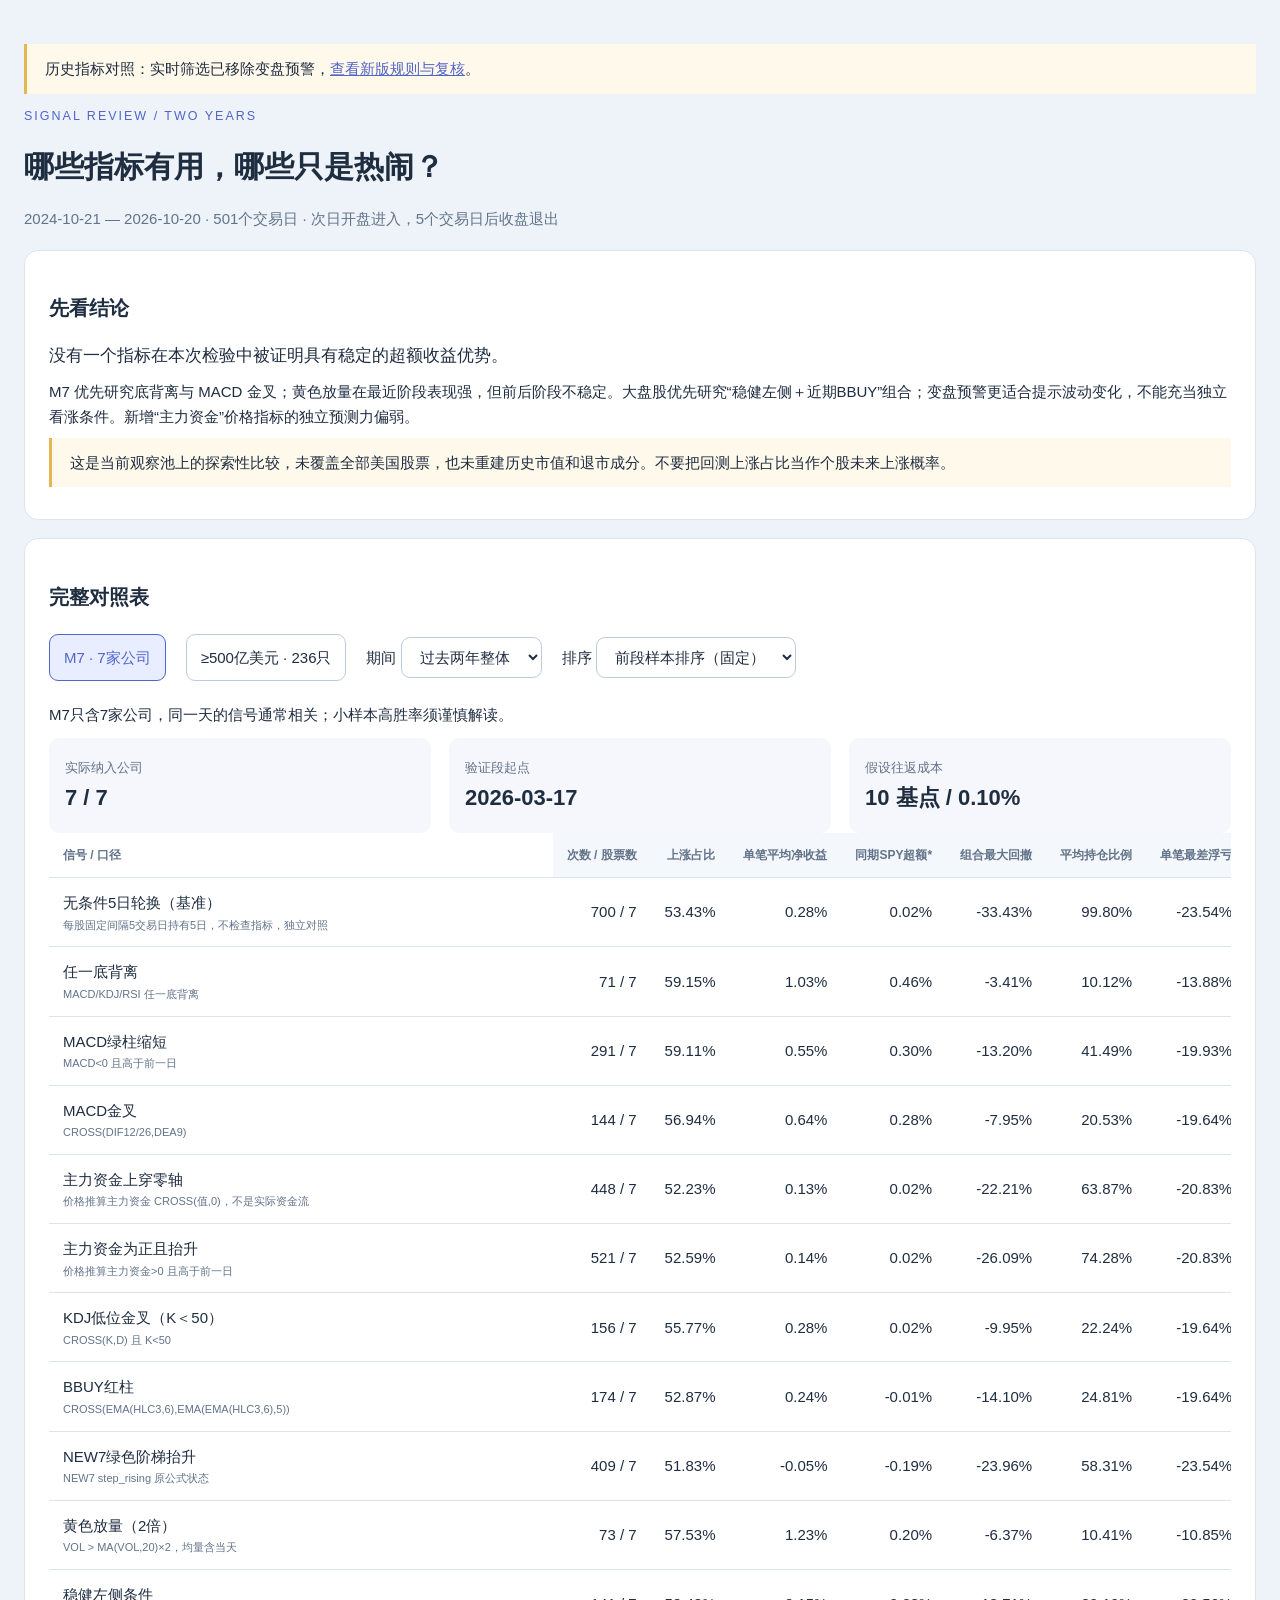
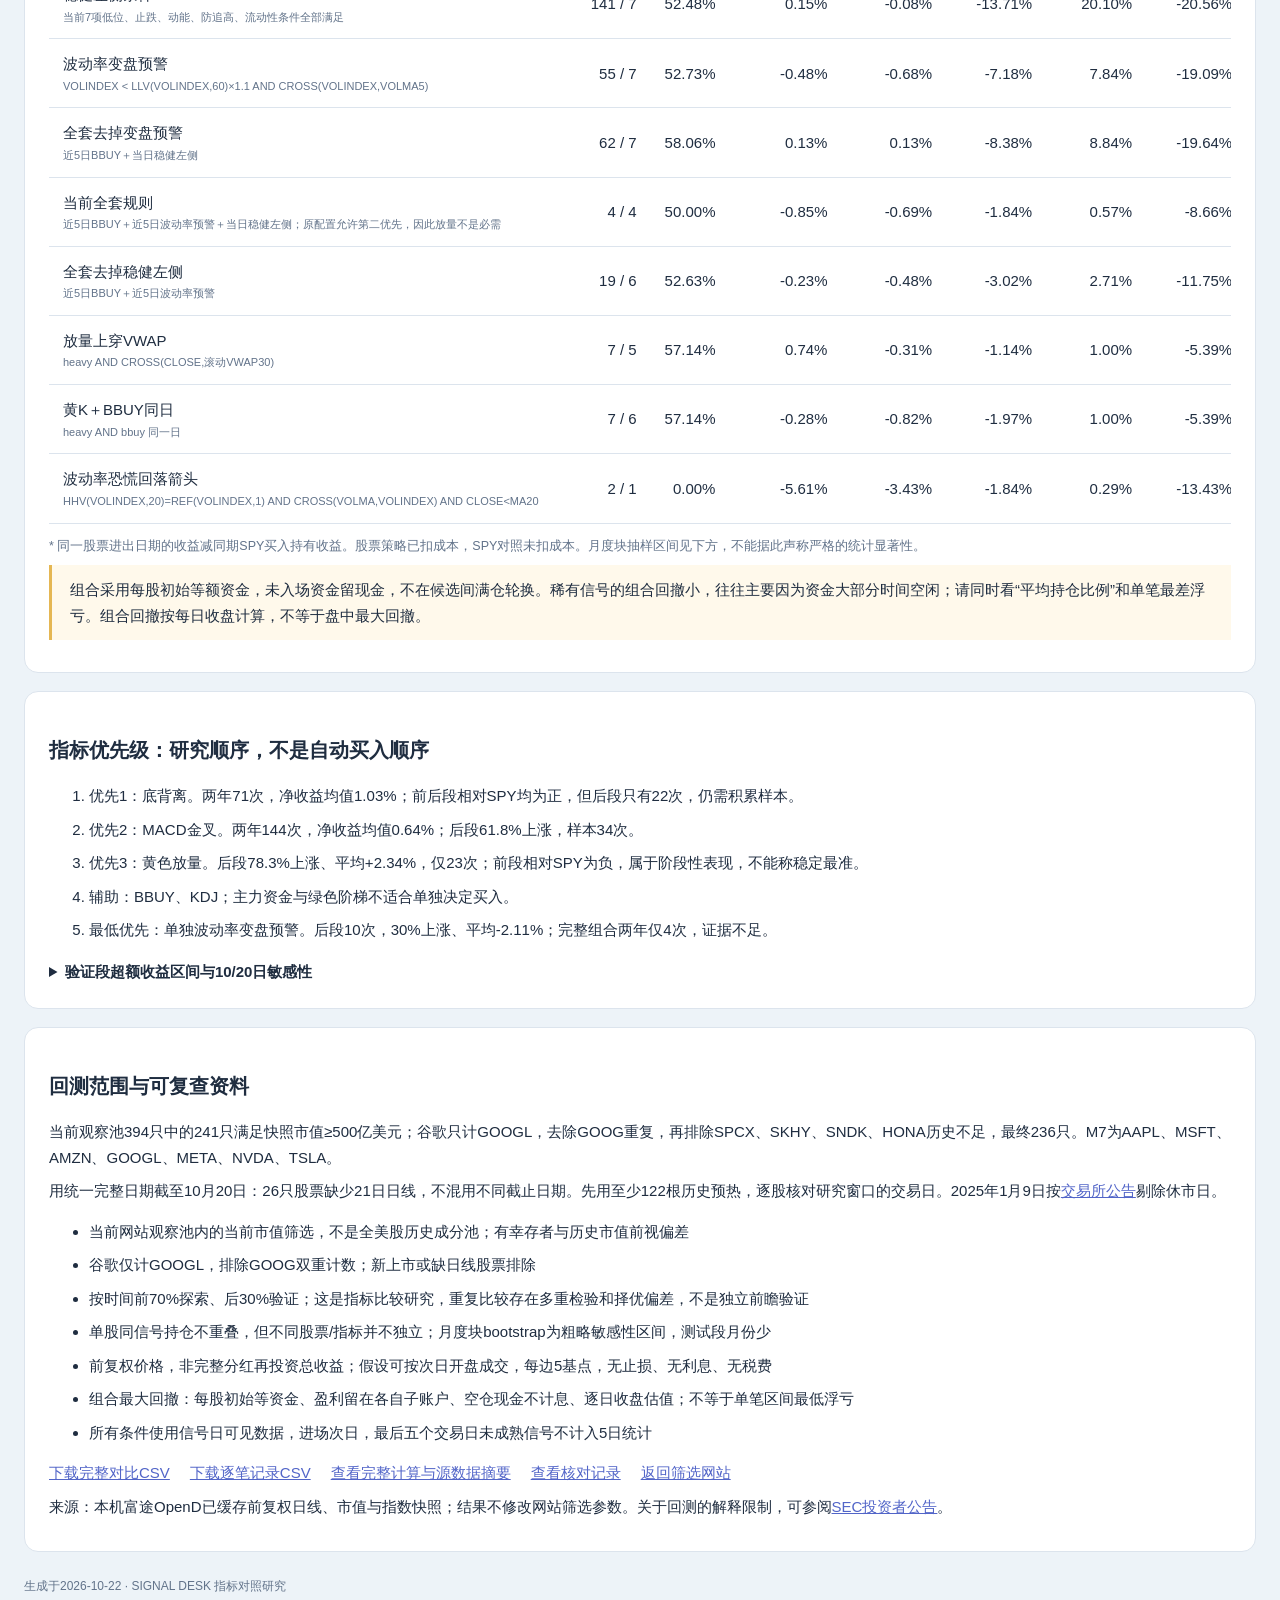
<file: static/reports/indicator-review-2026-10-22/index.html>
<!doctype html><html lang="zh-CN"><meta charset="utf-8"><meta name="viewport" content="width=device-width, initial-scale=1"><title>两年指标对照回测 · M7 与500亿美元以上股票</title><link rel="stylesheet" href="report.css"><main><p class="note">历史指标对照：实时筛选已移除变盘预警，<a href="/static/reports/rule-update-2026-10-22/index.html">查看新版规则与复核</a>。</p><header><small>SIGNAL REVIEW / TWO YEARS</small><h1>哪些指标有用，哪些只是热闹？</h1><p class="muted">2024-10-21 — 2026-10-20 · 501个交易日 · 次日开盘进入，5个交易日后收盘退出</p></header>
<section><h2>先看结论</h2><p class="conclusion">没有一个指标在本次检验中被证明具有稳定的超额收益优势。</p><p>M7 优先研究底背离与 MACD 金叉；黄色放量在最近阶段表现强，但前后阶段不稳定。大盘股优先研究“稳健左侧＋近期BBUY”组合；变盘预警更适合提示波动变化，不能充当独立看涨条件。新增“主力资金”价格指标的独立预测力偏弱。</p><p class="note">这是当前观察池上的探索性比较，未覆盖全部美国股票，也未重建历史市值和退市成分。不要把回测上涨占比当作个股未来上涨概率。</p></section>
<section><h2>完整对照表</h2><div class="controls"><button id="m7" class="active">M7 · 7家公司</button><button id="large">≥500亿美元 · 236只</button><label>期间 <select id="period"><option value="full">过去两年整体</option><option value="train">前70%探索段</option><option value="test">后30%验证段</option></select></label><label>排序 <select id="sort"><option value="training">前段样本排序（固定）</option><option value="win">本段上涨占比</option><option value="mean">本段平均净收益</option><option value="excess">本段相对SPY收益</option></select></label></div><p id="summary"></p><div class="cards"><article><small>实际纳入公司</small><strong id="coverage"></strong></article><article><small>验证段起点</small><strong>2026-03-17</strong></article><article><small>假设往返成本</small><strong>10 基点 / 0.10%</strong></article></div><div class="scroll"><table><thead><tr><th>信号 / 口径</th><th>次数 / 股票数</th><th>上涨占比</th><th>单笔平均净收益</th><th>同期SPY超额*</th><th>组合最大回撤</th><th>平均持仓比例</th><th>单笔最差浮亏</th></tr></thead><tbody id="rows"></tbody></table></div><p><small>* 同一股票进出日期的收益减同期SPY买入持有收益。股票策略已扣成本，SPY对照未扣成本。月度块抽样区间见下方，不能据此声称严格的统计显著性。</small></p><p class="note">组合采用每股初始等额资金，未入场资金留现金，不在候选间满仓轮换。稀有信号的组合回撤小，往往主要因为资金大部分时间空闲；请同时看“平均持仓比例”和单笔最差浮亏。组合回撤按每日收盘计算，不等于盘中最大回撤。</p></section>
<section><h2>指标优先级：研究顺序，不是自动买入顺序</h2><div id="priorities"></div><details><summary>验证段超额收益区间与10/20日敏感性</summary><p class="muted">对比18种规则包含多重比较偏差；验证段只有8个月，月度块区间只能作为不确定性提示。持有期改变后排名可能改变。</p><div class="scroll"><table><thead><tr><th>信号</th><th>验证段5日超额区间</th><th>10日净收益 / 次数</th><th>20日净收益 / 次数</th></tr></thead><tbody id="sensitivity"></tbody></table></div></details></section>
<section><h2>回测范围与可复查资料</h2><p>当前观察池394只中的241只满足快照市值≥500亿美元；谷歌只计GOOGL，去除GOOG重复，再排除SPCX、SKHY、SNDK、HONA历史不足，最终236只。M7为AAPL、MSFT、AMZN、GOOGL、META、NVDA、TSLA。</p><p>用统一完整日期截至10月20日：26只股票缺少21日日线，不混用不同截止日期。先用至少122根历史预热，逐股核对研究窗口的交易日。2025年1月9日按<a href="https://ir.theice.com/press/news-details/2024/The-New-York-Stock-Exchange-Will-Close-Markets-on-January-9-to-Honor-the-Passing-of-Former-President-Jimmy-Carter-on-National-Day-of-Mourning/default.aspx">交易所公告</a>剔除休市日。</p><ul id="limitations"></ul><div class="links"><a href="comparison.csv">下载完整对比CSV</a><a href="trades.csv">下载逐笔记录CSV</a><a href="results.json">查看完整计算与源数据摘要</a><a href="validation.json">查看核对记录</a><a href="/">返回筛选网站</a></div><p>来源：本机富途OpenD已缓存前复权日线、市值与指数快照；结果不修改网站筛选参数。关于回测的解释限制，可参阅<a href="https://www.investor.gov/introduction-investing/general-resources/news-alerts/alerts-bulletins/investor-bulletins-47">SEC投资者公告</a>。</p></section><footer>生成于2026-10-22 · SIGNAL DESK 指标对照研究</footer></main>
<script id="data" type="application/json">{"start": "2024-10-21", "end": "2026-10-20", "split": "2026-03-17", "sessions": 501, "metadata_at": "2026-10-22T03:00:39.249447+00:00", "settings": {"volume_n": 20, "volume_mult": 2, "previous_volume": false, "vwap_n": 30, "sigma": 1.5, "lookback": 5, "pair_gap": 0, "bullish_only": false, "require_vwap": false, "require_rising": false, "require_macd": false, "require_bottom": false, "early_mode": true, "require_vol_warning": true, "include_secondary": true}, "groups": {"M7": {"requested": 7, "covered": 7, "symbols": ["US.AAPL", "US.MSFT", "US.AMZN", "US.GOOGL", "US.META", "US.NVDA", "US.TSLA"], "table": [{"key": "baseline", "label": "无条件5日轮换（基准）", "definition": "每股固定间隔5交易日持有5日，不检查指标，独立对照", "full": {"exposure": 99.8003992015968, "n": 700, "stocks": 7, "dates": 100, "months": 25, "win": 53.42857142857143, "mean": 0.2794308813791954, "gross": 0.3797855720047925, "excess": 0.024788889303905624, "mae": -3.629035841743961, "worst_mae": -23.54332060618659, "ci_low": -0.326884116054937, "ci_high": 0.3493968900854379, "maxdd": -33.43284704460423, "total_return": 16.189950981980992}, "train": {"exposure": 98.57142857142857, "n": 483, "stocks": 7, "dates": 69, "months": 18, "win": 52.5879917184265, "mean": 0.205652888324297, "gross": 0.30593374558643227, "excess": 0.006456334753363793, "mae": -3.6450667739301825, "worst_mae": -23.54332060618659, "ci_low": -0.3784557926445722, "ci_high": 0.4091790026242813, "maxdd": -33.43284704460423, "total_return": 6.412427090437078}, "test": {"exposure": 99.33774834437087, "n": 210, "stocks": 7, "dates": 30, "months": 8, "win": 56.666666666666664, "mean": 0.5128169631906959, "gross": 0.613405215054432, "excess": 0.08875920637094034, "mae": -3.5852378204967144, "worst_mae": -18.020287473226205, "ci_low": -0.5212483911556012, "ci_high": 0.6530299766762928, "maxdd": -12.869597087687644, "total_return": 12.841982972359034}, "sensitivity": {"10": {"exposure": 99.33774834437087, "n": 105, "stocks": 7, "dates": 15, "months": 8, "win": 53.333333333333336, "mean": 1.0209873239923946, "gross": 1.122084127598947, "excess": 0.1934961645540783, "mae": -5.227632479824033, "worst_mae": -23.748903646159636, "ci_low": -1.0468322688415006, "ci_high": 1.0477545705290505, "maxdd": null, "total_return": null}, "20": {"exposure": 92.71523178807946, "n": 49, "stocks": 7, "dates": 7, "months": 7, "win": 59.183673469387756, "mean": 2.7604409446598437, "gross": 2.863278507347548, "excess": 0.5372308319547782, "mae": -7.686766872829806, "worst_mae": -25.478010274401708, "ci_low": -2.2117888099138554, "ci_high": 2.346672459207642, "maxdd": null, "total_return": null}}}, {"key": "heavy", "label": "黄色放量（2倍）", "definition": "VOL > MA(VOL,20)×2，均量含当天", "full": {"exposure": 10.407755916737953, "n": 73, "stocks": 7, "dates": 42, "months": 22, "win": 57.534246575342465, "mean": 1.233770056755186, "gross": 1.335079802788008, "excess": 0.19516299981616383, "mae": -3.2013355312822545, "worst_mae": -10.851045520905823, "ci_low": -0.9000854665461595, "ci_high": 1.133550330404307, "maxdd": -6.368606594274128, "total_return": 13.232224840907069}, "train": {"exposure": 10.204081632653061, "n": 50, "stocks": 7, "dates": 29, "months": 15, "win": 48.0, "mean": 0.7251447695275943, "gross": 0.8259455085497518, "excess": -0.33454717738080886, "mae": -3.3854393576467143, "worst_mae": -10.70747906439503, "ci_low": -1.4518311015057217, "ci_high": 0.7328670602336164, "maxdd": -5.690826301744867, "total_return": 4.822387392025718}, "test": {"exposure": 10.879848628192999, "n": 23, "stocks": 7, "dates": 13, "months": 7, "win": 78.26086956521739, "mean": 2.3394772029021245, "gross": 2.4418934859146524, "excess": 1.3467068632878436, "mae": -2.8011098217942987, "worst_mae": -10.851045520905823, "ci_low": -0.5550823865495667, "ci_high": 2.531253165479861, "maxdd": -1.487956743837171, "total_return": 7.7968395680385605}, "sensitivity": {"10": {"exposure": 19.867549668874172, "n": 21, "stocks": 7, "dates": 11, "months": 7, "win": 71.42857142857143, "mean": 4.098676208432631, "gross": 4.202853010730094, "excess": 1.4448163369281068, "mae": -3.1726583073402663, "worst_mae": -17.76310128205457, "ci_low": -1.9473741781933926, "ci_high": 4.320662589781851, "maxdd": null, "total_return": null}, "20": {"exposure": 35.950804162724694, "n": 19, "stocks": 7, "dates": 11, "months": 7, "win": 63.1578947368421, "mean": 3.726578053979987, "gross": 3.830382478863216, "excess": 0.4942425573837523, "mae": -4.9930511718182515, "worst_mae": -24.877377162014604, "ci_low": -3.0882088658483027, "ci_high": 3.5929167730895406, "maxdd": null, "total_return": null}}, "training_rank": 9}, {"key": "bbuy", "label": "BBUY红柱", "definition": "CROSS(EMA(HLC3,6),EMA(EMA(HLC3,6),5))", "full": {"exposure": 24.807527801539777, "n": 174, "stocks": 7, "dates": 132, "months": 25, "win": 52.87356321839081, "mean": 0.23645010055517907, "gross": 0.3367617781428627, "excess": -0.012822209484139624, "mae": -3.5738521928862212, "worst_mae": -19.639153877915305, "ci_low": -0.6036635631261005, "ci_high": 0.5314599834186869, "maxdd": -14.10402047529602, "total_return": 5.176591163327227}, "train": {"exposure": 24.081632653061224, "n": 118, "stocks": 7, "dates": 91, "months": 18, "win": 53.389830508474574, "mean": 0.024959109259599307, "gross": 0.12505913713193254, "excess": -0.06948489406264621, "mae": -3.7491344407322327, "worst_mae": -19.639153877915305, "ci_low": -0.726194756254186, "ci_high": 0.5703679294063048, "maxdd": -14.10402047529602, "total_return": 0.30370477367684945}, "test": {"exposure": 24.597918637653738, "n": 52, "stocks": 7, "dates": 40, "months": 8, "win": 53.84615384615385, "mean": 0.9300439596846254, "gross": 1.031049751673846, "excess": 0.19873809687830454, "mae": -3.179613631472622, "worst_mae": -10.658261957520976, "ci_low": -1.164150899498468, "ci_high": 1.3646111324778867, "maxdd": -7.0949028289261085, "total_return": 6.912088771094416}, "sensitivity": {"10": {"exposure": 41.627246925260174, "n": 44, "stocks": 7, "dates": 32, "months": 8, "win": 52.27272727272727, "mean": 1.8866999978731653, "gross": 1.988663163871231, "excess": 0.8498115446397914, "mae": -4.342967141501102, "worst_mae": -11.22310973410131, "ci_low": -1.368799398270623, "ci_high": 2.971199705784609, "maxdd": null, "total_return": null}, "20": {"exposure": 56.76442762535478, "n": 30, "stocks": 7, "dates": 22, "months": 7, "win": 53.333333333333336, "mean": 0.7494537031461672, "gross": 0.8502787693458047, "excess": -1.0852694627962738, "mae": -6.65179381021554, "worst_mae": -29.44051630047928, "ci_low": -5.093940841497965, "ci_high": 2.7115421512416855, "maxdd": null, "total_return": null}}, "training_rank": 7}, {"key": "pair", "label": "黄K＋BBUY同日", "definition": "heavy AND bbuy 同一日", "full": {"exposure": 0.998003992015968, "n": 7, "stocks": 6, "dates": 7, "months": 6, "win": 57.142857142857146, "mean": -0.2822129038556387, "gross": -0.1824202785291115, "excess": -0.8223219099647501, "mae": -3.223315098859652, "worst_mae": -5.392329345508696, "ci_low": -1.5863281061308059, "ci_high": -0.25873358379867945, "maxdd": -1.9741838502300157, "total_return": -0.28197297928198584}, "train": {"exposure": 0.8163265306122449, "n": 4, "stocks": 4, "dates": 4, "months": 4, "win": 50.0, "mean": -1.1656745754209026, "gross": -1.0667660748042014, "excess": -1.1264307749498688, "mae": -2.3458771785021426, "worst_mae": -4.010399380477569, "ci_low": -2.2471078271709297, "ci_high": -0.38039485294878994, "maxdd": -1.6115156464838853, "total_return": -0.6660997573833871}, "test": {"exposure": 1.4191106906338695, "n": 3, "stocks": 3, "dates": 3, "months": 2, "win": 66.66666666666667, "mean": 0.8957359915647131, "gross": 0.9967074498376749, "excess": -0.41684342331792523, "mae": -4.393232326002997, "worst_mae": -5.392329345508696, "ci_low": -0.7233962967040763, "ci_high": 0.196262323454377, "maxdd": -1.1174239546634879, "total_return": 0.3838868535277262}, "sensitivity": {"10": {"exposure": 2.838221381267739, "n": 3, "stocks": 3, "dates": 3, "months": 2, "win": 33.333333333333336, "mean": -0.1611306650117254, "gross": -0.06121686657409494, "excess": -1.1830092675675399, "mae": -5.388596873776899, "worst_mae": -5.702684250242552, "ci_low": -3.010011669854562, "ci_high": -0.269508066424029, "maxdd": null, "total_return": null}, "20": {"exposure": 5.676442762535478, "n": 3, "stocks": 3, "dates": 3, "months": 2, "win": 0.0, "mean": -5.5900212684773, "gross": -5.495540435027232, "excess": -6.285924353210877, "mae": -10.02844624196035, "worst_mae": -13.720297090777722, "ci_low": -8.833605109084486, "ci_high": -1.1905628414636604, "maxdd": null, "total_return": null}}, "training_rank": 16}, {"key": "vwap_up", "label": "放量上穿VWAP", "definition": "heavy AND CROSS(CLOSE,滚动VWAP30)", "full": {"exposure": 0.998003992015968, "n": 7, "stocks": 5, "dates": 7, "months": 6, "win": 57.142857142857146, "mean": 0.7418290221909175, "gross": 0.8426464579872774, "excess": -0.30759686260836455, "mae": -2.9975290740984133, "worst_mae": -5.392329345508696, "ci_low": -0.7432316256789357, "ci_high": 0.3198891940975964, "maxdd": -1.1420588405499421, "total_return": 0.7297717859782837}, "train": {"exposure": 0.8163265306122449, "n": 4, "stocks": 4, "dates": 4, "months": 4, "win": 50.0, "mean": 0.626398795160571, "gross": 0.7271007140994795, "excess": -0.22566194207619406, "mae": -1.9507516351699756, "worst_mae": -2.640521854615052, "ci_low": -0.8741796649136602, "ci_high": 0.6414716527203296, "maxdd": -1.1332179926386576, "total_return": 0.3579421686631834}, "test": {"exposure": 1.4191106906338695, "n": 3, "stocks": 3, "dates": 3, "months": 2, "win": 66.66666666666667, "mean": 0.8957359915647131, "gross": 0.9967074498376749, "excess": -0.41684342331792523, "mae": -4.393232326002997, "worst_mae": -5.392329345508696, "ci_low": -0.7233962967040763, "ci_high": 0.196262323454377, "maxdd": -1.1174239546634879, "total_return": 0.3838868535277262}, "sensitivity": {"10": {"exposure": 2.838221381267739, "n": 3, "stocks": 3, "dates": 3, "months": 2, "win": 33.333333333333336, "mean": -0.1611306650117254, "gross": -0.06121686657409494, "excess": -1.1830092675675399, "mae": -5.388596873776899, "worst_mae": -5.702684250242552, "ci_low": -3.010011669854562, "ci_high": -0.269508066424029, "maxdd": null, "total_return": null}, "20": {"exposure": 5.676442762535478, "n": 3, "stocks": 3, "dates": 3, "months": 2, "win": 0.0, "mean": -5.5900212684773, "gross": -5.495540435027232, "excess": -6.285924353210877, "mae": -10.02844624196035, "worst_mae": -13.720297090777722, "ci_low": -8.833605109084486, "ci_high": -1.1905628414636604, "maxdd": null, "total_return": null}}, "training_rank": 15}, {"key": "vol_warning", "label": "波动率变盘预警", "definition": "VOLINDEX \u003c LLV(VOLINDEX,60)×1.1 AND CROSS(VOLINDEX,VOLMA5)", "full": {"exposure": 7.84145993726832, "n": 55, "stocks": 7, "dates": 49, "months": 21, "win": 52.72727272727273, "mean": -0.4762080146825618, "gross": -0.37660953006025294, "excess": -0.681368240623903, "mae": -3.727311753641296, "worst_mae": -19.08676879399065, "ci_low": -2.1155062433241962, "ci_high": 0.4741431052118111, "maxdd": -7.175339029494032, "total_return": -3.714579604907575}, "train": {"exposure": 8.979591836734693, "n": 44, "stocks": 7, "dates": 38, "months": 16, "win": 59.09090909090909, "mean": -0.006261178492395189, "gross": 0.09380760566135142, "excess": -0.4295608030069569, "mae": -3.527925141723294, "worst_mae": -19.08676879399065, "ci_low": -2.070678136338835, "ci_high": 0.8519500480475987, "maxdd": -5.23479474987687, "total_return": 0.1468295967019584}, "test": {"exposure": 4.7303689687795645, "n": 10, "stocks": 5, "dates": 10, "months": 6, "win": 30.0, "mean": -2.109458312145034, "gross": -2.0114943035750463, "excess": -1.5168186594049804, "mae": -4.465400339007549, "worst_mae": -9.32110820573243, "ci_low": -3.99270371850283, "ci_high": 2.432589155217324, "maxdd": -3.5405526191351844, "total_return": -3.070711805234616}, "sensitivity": {"10": {"exposure": 5.676442762535478, "n": 6, "stocks": 4, "dates": 6, "months": 4, "win": 50.0, "mean": 0.1755455504038032, "gross": 0.2757962777324504, "excess": 0.021491848242958612, "mae": -5.1685130842444496, "worst_mae": -9.930157889530856, "ci_low": -2.1054466402728265, "ci_high": 3.572088439871174, "maxdd": null, "total_return": null}, "20": {"exposure": 9.460737937559129, "n": 5, "stocks": 4, "dates": 5, "months": 3, "win": 60.0, "mean": 0.5965889832436133, "gross": 0.6972610699983273, "excess": -2.1376820198726154, "mae": -8.665920388108548, "worst_mae": -12.62121493590933, "ci_low": -6.3264704309694775, "ci_high": 0.8915921075216326, "maxdd": null, "total_return": null}}, "training_rank": 11}, {"key": "vol_panic_buy", "label": "波动率恐慌回落箭头", "definition": "HHV(VOLINDEX,20)=REF(VOLINDEX,1) AND CROSS(VOLMA,VOLINDEX) AND CLOSE\u003cMA20", "full": {"exposure": 0.285143997718848, "n": 2, "stocks": 1, "dates": 2, "months": 2, "win": 0.0, "mean": -5.607143358548555, "gross": -5.512679660038689, "excess": -3.4343337133308283, "mae": -10.068781640862735, "worst_mae": -13.427569829243469, "ci_low": -5.732576000089217, "ci_high": -1.1360914265724387, "maxdd": -1.8428477741989302, "total_return": -1.5770430890114984}, "train": {"exposure": 0.20408163265306123, "n": 1, "stocks": 1, "dates": 1, "months": 1, "win": 0.0, "mean": -9.340981496664014, "gross": -9.250254438538953, "excess": -5.732576000089217, "mae": -13.427569829243469, "worst_mae": -13.427569829243469, "ci_low": -5.732576000089217, "ci_high": -5.732576000089217, "maxdd": -1.3344259280948734, "total_return": -1.3344259280948734}, "test": {"exposure": 0.47303689687795647, "n": 1, "stocks": 1, "dates": 1, "months": 1, "win": 0.0, "mean": -1.8733052204330969, "gross": -1.7751048815384252, "excess": -1.1360914265724387, "mae": -6.709993452481999, "worst_mae": -6.709993452481999, "ci_low": -1.1360914265724387, "ci_high": -1.1360914265724387, "maxdd": -0.5608066957898616, "total_return": -0.2676150314904646}, "sensitivity": {"10": {"exposure": 0.9460737937559129, "n": 1, "stocks": 1, "dates": 1, "months": 1, "win": 0.0, "mean": -0.22837186022260925, "gross": -0.1285253534447306, "excess": 0.9608910546755389, "mae": -10.614254189199013, "worst_mae": -10.614254189199013, "ci_low": 0.9608910546755389, "ci_high": 0.9608910546755389, "maxdd": null, "total_return": null}, "20": {"exposure": 1.8921475875118259, "n": 1, "stocks": 1, "dates": 1, "months": 1, "win": 0.0, "mean": -4.022135692460649, "gross": -3.9260857967359453, "excess": -4.277029704177549, "mae": -10.614254189199013, "worst_mae": -10.614254189199013, "ci_low": -4.277029704177549, "ci_high": -4.277029704177549, "maxdd": null, "total_return": null}}, "training_rank": 17}, {"key": "capital_up", "label": "主力资金上穿零轴", "definition": "价格推算主力资金 CROSS(值,0)，不是实际资金流", "full": {"exposure": 63.87225548902195, "n": 448, "stocks": 7, "dates": 236, "months": 25, "win": 52.232142857142854, "mean": 0.12817053034054948, "gross": 0.2283738470941672, "excess": 0.01798085620596018, "mae": -3.651616165748861, "worst_mae": -20.830495950390482, "ci_low": -0.2959110028752779, "ci_high": 0.330246378377536, "maxdd": -22.211452739437476, "total_return": 3.695881396768441}, "train": {"exposure": 62.44897959183673, "n": 306, "stocks": 7, "dates": 159, "months": 18, "win": 52.94117647058823, "mean": 0.13366852680034277, "gross": 0.23387734567666818, "excess": 0.07191110385893307, "mae": -3.6516210832538842, "worst_mae": -20.830495950390482, "ci_low": -0.2675797654642143, "ci_high": 0.3886867006192358, "maxdd": -22.211452739437476, "total_return": 2.6917449549269223}, "test": {"exposure": 64.33301797540209, "n": 136, "stocks": 7, "dates": 75, "months": 8, "win": 52.94117647058823, "mean": 0.27628869174723353, "gross": 0.3766402378249847, "excess": -0.03832348718417698, "mae": -3.566255046825284, "worst_mae": -19.929166777620956, "ci_low": -0.6649897940612344, "ci_high": 0.6472940131443402, "maxdd": -12.502858733468514, "total_return": 3.2324781844534245}, "sensitivity": {"10": {"exposure": 73.79375591296122, "n": 78, "stocks": 7, "dates": 53, "months": 8, "win": 57.69230769230769, "mean": 1.449437870726085, "gross": 1.5509634464316417, "excess": 0.605778929162909, "mae": -4.841996078405713, "worst_mae": -20.81058770271349, "ci_low": -0.5116284756589456, "ci_high": 1.8907715108176897, "maxdd": null, "total_return": null}, "20": {"exposure": 81.36234626300852, "n": 43, "stocks": 7, "dates": 32, "months": 7, "win": 62.7906976744186, "mean": 3.8699395418037734, "gross": 3.973887435767667, "excess": 1.2017282371513207, "mae": -6.396732097062026, "worst_mae": -28.67900997697621, "ci_low": -1.876378541169935, "ci_high": 3.8329421496626224, "maxdd": null, "total_return": null}}, "training_rank": 4}, {"key": "capital_strength", "label": "主力资金为正且抬升", "definition": "价格推算主力资金>0 且高于前一日", "full": {"exposure": 74.28001140575991, "n": 521, "stocks": 7, "dates": 262, "months": 25, "win": 52.591170825335894, "mean": 0.14196395008181245, "gross": 0.24218107060713723, "excess": 0.021735322551535995, "mae": -3.6129745908096735, "worst_mae": -20.830495950390482, "ci_low": -0.3173356784767552, "ci_high": 0.3787277857222093, "maxdd": -26.085201956192872, "total_return": 2.0657164988867827}, "train": {"exposure": 73.26530612244898, "n": 359, "stocks": 7, "dates": 177, "months": 18, "win": 53.203342618384404, "mean": 0.046714752734879045, "gross": 0.14683655257830427, "excess": 0.026798470665252445, "mae": -3.6384800455992337, "worst_mae": -20.830495950390482, "ci_low": -0.3189982616728543, "ci_high": 0.3886763193525073, "maxdd": -26.085201956192872, "total_return": -2.6014509135325437}, "test": {"exposure": 75.21286660359507, "n": 159, "stocks": 7, "dates": 88, "months": 8, "win": 51.57232704402516, "mean": 0.3810836805552604, "gross": 0.48154010027049154, "excess": -0.020516695471204577, "mae": -3.5919159041116817, "worst_mae": -19.929166777620956, "ci_low": -0.7742521581381011, "ci_high": 0.8241087005236887, "maxdd": -12.803523244417725, "total_return": 5.792672784166086}, "sensitivity": {"10": {"exposure": 84.20056764427625, "n": 89, "stocks": 7, "dates": 56, "months": 8, "win": 55.056179775280896, "mean": 1.3718375410393906, "gross": 1.4732854581761885, "excess": 0.3722815546740787, "mae": -4.802653426862411, "worst_mae": -20.81058770271349, "ci_low": -0.6934109570338827, "ci_high": 1.4242884784561958, "maxdd": null, "total_return": null}, "20": {"exposure": 87.03878902554399, "n": 46, "stocks": 7, "dates": 26, "months": 7, "win": 56.52173913043478, "mean": 2.8346191376710075, "gross": 2.937530934222481, "excess": 0.6407977438928231, "mae": -7.0974319804212715, "worst_mae": -20.81058770271349, "ci_low": -2.560221992875044, "ci_high": 3.4116547520956306, "maxdd": null, "total_return": null}}, "training_rank": 5}, {"key": "macd_cross", "label": "MACD金叉", "definition": "CROSS(DIF12/26,DEA9)", "full": {"exposure": 20.53036783575706, "n": 144, "stocks": 7, "dates": 111, "months": 25, "win": 56.94444444444444, "mean": 0.638420044385065, "gross": 0.739133993595148, "excess": 0.2828449895799946, "mae": -3.3304829295988236, "worst_mae": -19.639153877915305, "ci_low": -0.48227096685419024, "ci_high": 1.0285271887476806, "maxdd": -7.946154578638021, "total_return": 12.890509353732993}, "train": {"exposure": 22.040816326530614, "n": 108, "stocks": 7, "dates": 83, "months": 18, "win": 55.55555555555556, "mean": 0.5696946477538317, "gross": 0.6703398199888516, "excess": 0.3406515946326702, "mae": -3.3794727630828594, "worst_mae": -19.639153877915305, "ci_low": -0.4109729408154105, "ci_high": 1.2000051992017557, "maxdd": -7.946154578638021, "total_return": 8.647795005099024}, "test": {"exposure": 16.08325449385052, "n": 34, "stocks": 7, "dates": 26, "months": 8, "win": 61.76470588235294, "mean": 0.9704123972484001, "gross": 1.0714585879717116, "excess": 0.09594635436308792, "mae": -3.0781446136843273, "worst_mae": -10.851045520905823, "ci_low": -1.7769095096625271, "ci_high": 1.7795049451204714, "maxdd": -5.538533814053026, "total_return": 4.467619147484458}, "sensitivity": {"10": {"exposure": 30.274361400189214, "n": 32, "stocks": 7, "dates": 25, "months": 8, "win": 59.375, "mean": 1.904332822838755, "gross": 2.0063136348952275, "excess": 0.6649220700622488, "mae": -4.279960632276321, "worst_mae": -17.76310128205457, "ci_low": -3.1507031664944205, "ci_high": 3.5568810167390406, "maxdd": null, "total_return": null}, "20": {"exposure": 49.195837275307476, "n": 26, "stocks": 7, "dates": 20, "months": 7, "win": 53.84615384615385, "mean": 2.1600815342358013, "gross": 2.262318286943157, "excess": -0.2631106883789788, "mae": -7.351067723910268, "worst_mae": -29.44051630047928, "ci_low": -7.379667805595921, "ci_high": 5.22546171024912, "maxdd": null, "total_return": null}}, "training_rank": 3}, {"key": "macd_recover", "label": "MACD绿柱缩短", "definition": "MACD\u003c0 且高于前一日", "full": {"exposure": 41.48845166809239, "n": 291, "stocks": 7, "dates": 186, "months": 25, "win": 59.106529209621996, "mean": 0.5478333007570441, "gross": 0.648456595238119, "excess": 0.3049751390046362, "mae": -3.4757240879817513, "worst_mae": -19.929166777620956, "ci_low": -0.025806374762486248, "ci_high": 0.6873520034473937, "maxdd": -13.1969072419587, "total_return": 22.880695017745012}, "train": {"exposure": 43.06122448979592, "n": 211, "stocks": 7, "dates": 133, "months": 18, "win": 60.18957345971564, "mean": 0.5637828131648034, "gross": 0.6644220691284, "excess": 0.39895284474561016, "mae": -3.4543505082558124, "worst_mae": -19.803938429787603, "ci_low": -0.016840172257918756, "ci_high": 0.8978230004164374, "maxdd": -13.1969072419587, "total_return": 16.154554063604643}, "test": {"exposure": 37.842951750236516, "n": 80, "stocks": 7, "dates": 52, "months": 8, "win": 56.25, "mean": 0.4807125151818516, "gross": 0.5812686385031813, "excess": 0.03898756766788539, "mae": -3.577890001661194, "worst_mae": -19.929166777620956, "ci_low": -0.5104230621498067, "ci_high": 0.8887709318945375, "maxdd": -9.641425983874763, "total_return": 4.2277017189655375}, "sensitivity": {"10": {"exposure": 52.03405865657521, "n": 55, "stocks": 7, "dates": 37, "months": 8, "win": 49.09090909090909, "mean": 1.3147578208002095, "gross": 1.4161486153784197, "excess": 0.38687689412148335, "mae": -4.396290738827253, "worst_mae": -20.81058770271349, "ci_low": -0.43931761872971764, "ci_high": 1.3760073749620838, "maxdd": null, "total_return": null}, "20": {"exposure": 58.656575212866606, "n": 31, "stocks": 7, "dates": 22, "months": 5, "win": 61.29032258064516, "mean": 2.6902198731032376, "gross": 2.792987162018451, "excess": 0.31422376840262917, "mae": -6.537328400186102, "worst_mae": -20.301736556745865, "ci_low": -2.3786863710077757, "ci_high": 3.221844293719495, "maxdd": null, "total_return": null}}, "training_rank": 2}, {"key": "kdj_cross", "label": "KDJ低位金叉（K＜50）", "definition": "CROSS(K,D) 且 K\u003c50", "full": {"exposure": 22.241231822070144, "n": 156, "stocks": 7, "dates": 111, "months": 25, "win": 55.76923076923077, "mean": 0.2848433853529583, "gross": 0.38520349254461433, "excess": 0.024554811207625708, "mae": -3.356336331368823, "worst_mae": -19.639153877915305, "ci_low": -0.47308668470079496, "ci_high": 0.5956681628092878, "maxdd": -9.951793128754039, "total_return": 4.877000119502739}, "train": {"exposure": 20.612244897959183, "n": 101, "stocks": 7, "dates": 74, "months": 18, "win": 53.46534653465346, "mean": 0.07756383192914182, "gross": 0.17771650400400435, "excess": -0.054188987863334266, "mae": -3.482487001726197, "worst_mae": -19.639153877915305, "ci_low": -0.7253458706922512, "ci_high": 0.7761122845115593, "maxdd": -9.951793128754039, "total_return": 0.28535093267900713}, "test": {"exposure": 25.54399243140965, "n": 54, "stocks": 7, "dates": 36, "months": 8, "win": 61.111111111111114, "mean": 0.7192643820693664, "gross": 0.820059236290833, "excess": 0.19518885501214653, "mae": -3.1230749866332683, "worst_mae": -10.931516255975481, "ci_low": -0.39228833080504544, "ci_high": 1.1024329453572377, "maxdd": -6.551199479536396, "total_return": 5.260972438017486}, "sensitivity": {"10": {"exposure": 39.735099337748345, "n": 42, "stocks": 7, "dates": 28, "months": 8, "win": 54.76190476190476, "mean": 1.850303119237539, "gross": 1.9522298610410986, "excess": 0.3723144180619391, "mae": -4.350496533710105, "worst_mae": -13.525987845842202, "ci_low": -0.7724585454460422, "ci_high": 1.5748158516502362, "maxdd": null, "total_return": null}, "20": {"exposure": 54.87228003784295, "n": 29, "stocks": 7, "dates": 20, "months": 6, "win": 51.724137931034484, "mean": 3.290248459262641, "gross": 3.3936162270856545, "excess": 0.9372705090233123, "mae": -5.976348689431293, "worst_mae": -13.554558820792451, "ci_low": -3.240260839283483, "ci_high": 3.485742712549579, "maxdd": null, "total_return": null}}, "training_rank": 6}, {"key": "step_rising", "label": "NEW7绿色阶梯抬升", "definition": "NEW7 step_rising 原公式状态", "full": {"exposure": 58.31194753350442, "n": 409, "stocks": 7, "dates": 273, "months": 25, "win": 51.83374083129584, "mean": -0.05002896511573121, "gross": 0.049996018403653246, "excess": -0.19125147841566478, "mae": -3.516618625012425, "worst_mae": -23.54332060618659, "ci_low": -0.7010065210405172, "ci_high": 0.25156774041230523, "maxdd": -23.95595241327071, "total_return": -6.599039108268667}, "train": {"exposure": 58.775510204081634, "n": 288, "stocks": 7, "dates": 187, "months": 18, "win": 50.34722222222222, "mean": -0.22204995328523403, "gross": -0.12219711985582415, "excess": -0.24590309105464309, "mae": -3.5980806284663664, "worst_mae": -23.54332060618659, "ci_low": -0.7966714701218373, "ci_high": 0.2889100281561297, "maxdd": -23.95595241327071, "total_return": -10.194427858318866}, "test": {"exposure": 56.76442762535478, "n": 120, "stocks": 7, "dates": 83, "months": 8, "win": 55.833333333333336, "mean": 0.3328626374829947, "gross": 0.43327079996524465, "excess": -0.09711278645695237, "mae": -3.3948343127535625, "worst_mae": -10.324624857874486, "ci_low": -1.2245897805372694, "ci_high": 0.6623876550238461, "maxdd": -9.324949403520966, "total_return": 5.1762446813715}, "sensitivity": {"10": {"exposure": 63.38694418164617, "n": 67, "stocks": 7, "dates": 51, "months": 8, "win": 53.73134328358209, "mean": 1.4720507228884956, "gross": 1.5735989284171674, "excess": 0.32804638862858726, "mae": -4.702483016932479, "worst_mae": -13.242565874144818, "ci_low": -0.8068744507710108, "ci_high": 1.2339494300760758, "maxdd": null, "total_return": null}, "20": {"exposure": 75.68590350047303, "n": 40, "stocks": 7, "dates": 31, "months": 7, "win": 60.0, "mean": 3.4050486722818554, "gross": 3.5085313264754827, "excess": 1.0059059978272344, "mae": -6.571421351960619, "worst_mae": -15.478696741854636, "ci_low": -1.7171807886251815, "ci_high": 2.966918336085314, "maxdd": null, "total_return": null}}, "training_rank": 8}, {"key": "divergence", "label": "任一底背离", "definition": "MACD/KDJ/RSI 任一底背离", "full": {"exposure": 10.122611919019105, "n": 71, "stocks": 7, "dates": 58, "months": 23, "win": 59.15492957746479, "mean": 1.0310220492980668, "gross": 1.1321288951609891, "excess": 0.45902290415785246, "mae": -3.2999646438458883, "worst_mae": -13.876870145539833, "ci_low": -0.3373491977735809, "ci_high": 1.195912933347837, "maxdd": -3.4120528164040875, "total_return": 10.831185692428246}, "train": {"exposure": 9.795918367346939, "n": 48, "stocks": 7, "dates": 38, "months": 16, "win": 56.25, "mean": 1.0178147202699053, "gross": 1.1189083488916949, "excess": 0.49974710123490235, "mae": -3.1550264852025047, "worst_mae": -13.876870145539833, "ci_low": -0.01731699663600101, "ci_high": 1.011610059304305, "maxdd": -3.4120528164040875, "total_return": 7.455338089507801}, "test": {"exposure": 10.406811731315043, "n": 22, "stocks": 7, "dates": 19, "months": 8, "win": 68.18181818181819, "mean": 1.281549778598104, "gross": 1.382907340211466, "excess": 0.46299136036751815, "mae": -3.407440979730524, "worst_mae": -10.931516255975481, "ci_low": -2.5590235167573683, "ci_high": 2.248549985223323, "maxdd": -3.2272603124147925, "total_return": 3.9653012750209937}, "sensitivity": {"10": {"exposure": 17.975402081362347, "n": 19, "stocks": 7, "dates": 17, "months": 8, "win": 73.6842105263158, "mean": 4.369229660030555, "gross": 4.473677218830065, "excess": 2.4862497420201506, "mae": -3.89440192739748, "worst_mae": -10.931516255975481, "ci_low": -0.0259943342725844, "ci_high": 4.527478758624483, "maxdd": null, "total_return": null}, "20": {"exposure": 28.38221381267739, "n": 15, "stocks": 7, "dates": 14, "months": 7, "win": 73.33333333333333, "mean": 6.406831901469458, "gross": 6.513318591731526, "excess": 3.9874354108385317, "mae": -4.820804971469384, "worst_mae": -10.931516255975481, "ci_low": 1.15421939665941, "ci_high": 7.102776682306009, "maxdd": null, "total_return": null}}, "training_rank": 1}, {"key": "early", "label": "稳健左侧条件", "definition": "当前7项低位、止跌、动能、防追高、流动性条件全部满足", "full": {"exposure": 20.102651839178787, "n": 141, "stocks": 7, "dates": 99, "months": 22, "win": 52.4822695035461, "mean": 0.1455842811454002, "gross": 0.24580502471884813, "excess": -0.08065148714109562, "mae": -3.4053945375415786, "worst_mae": -20.55685721434206, "ci_low": -0.6693327108129267, "ci_high": 0.6014304432133936, "maxdd": -13.710163931917052, "total_return": 2.358308389472019}, "train": {"exposure": 17.959183673469386, "n": 88, "stocks": 7, "dates": 63, "months": 15, "win": 48.86363636363637, "mean": -0.5514231776754599, "gross": -0.4518999646651486, "excess": -0.4186305090818928, "mae": -3.482641164226061, "worst_mae": -20.55685721434206, "ci_low": -1.045703888299127, "ci_high": 0.2897387789130458, "maxdd": -10.040884557414653, "total_return": -7.101150488349162}, "test": {"exposure": 23.651844843897823, "n": 50, "stocks": 7, "dates": 34, "months": 8, "win": 60.0, "mean": 1.4521701703660752, "gross": 1.553698480421862, "excess": 0.48510298297858706, "mae": -3.3422903954349383, "worst_mae": -10.931516255975481, "ci_low": -0.7537564787401814, "ci_high": 1.9231187761634863, "maxdd": -4.91270301987038, "total_return": 10.257647050445096}, "sensitivity": {"10": {"exposure": 32.16650898770104, "n": 34, "stocks": 7, "dates": 22, "months": 7, "win": 58.8235294117647, "mean": 1.738789369763368, "gross": 1.8406045141263503, "excess": 0.1796980829809966, "mae": -5.097327638152223, "worst_mae": -23.08338814587444, "ci_low": -2.7258542328328716, "ci_high": 1.9798450609173723, "maxdd": null, "total_return": null}, "20": {"exposure": 41.627246925260174, "n": 22, "stocks": 7, "dates": 17, "months": 6, "win": 59.09090909090909, "mean": 5.476567782923432, "gross": 5.582123510903442, "excess": 2.7762967341230462, "mae": -5.247643688504089, "worst_mae": -15.478696741854636, "ci_low": -1.3577228718280396, "ci_high": 7.81986200280804, "maxdd": null, "total_return": null}}, "training_rank": 10}, {"key": "full", "label": "当前全套规则", "definition": "近5日BBUY＋近5日波动率预警＋当日稳健左侧；原配置允许第二优先，因此放量不是必需", "full": {"exposure": 0.570287995437696, "n": 4, "stocks": 4, "dates": 4, "months": 3, "win": 50.0, "mean": -0.8488533719652219, "gross": -0.749627812370654, "excess": -0.6905228647532041, "mae": -4.229772172542806, "worst_mae": -8.65661654135338, "ci_low": -2.8778086091628854, "ci_high": 2.753350968064461, "maxdd": -1.838755149848248, "total_return": -0.4850590696944268}, "train": {"exposure": 0.20408163265306123, "n": 1, "stocks": 1, "dates": 1, "months": 1, "win": 100.0, "mean": 3.5607728713169307, "gross": 3.6644113665806444, "excess": 2.753350968064461, "mae": -0.4438430310375274, "worst_mae": -0.4438430310375274, "ci_low": 2.753350968064461, "ci_high": 2.753350968064461, "maxdd": -0.09254085776695398, "total_return": 0.5086818387595393}, "test": {"exposure": 0.9460737937559129, "n": 2, "stocks": 2, "dates": 2, "months": 2, "win": 50.0, "mean": -0.922492656468693, "gross": -0.8233407914249313, "excess": -0.9269851043074484, "mae": -5.216428224540593, "worst_mae": -8.65661654135338, "ci_low": -2.09414499986339, "ci_high": 0.24017479124849306, "maxdd": -1.1179369853204557, "total_return": -0.26356933041964403}, "sensitivity": {"10": {"exposure": 1.8921475875118259, "n": 2, "stocks": 2, "dates": 2, "months": 2, "win": 0.0, "mean": -4.094674304692841, "gross": -3.9986970020206236, "excess": -3.3658384616030435, "mae": -7.426375952857928, "worst_mae": -11.744360902255647, "ci_low": -4.492305152372067, "ci_high": -2.23937177083402, "maxdd": null, "total_return": null}, "20": {"exposure": 3.7842951750236518, "n": 2, "stocks": 2, "dates": 2, "months": 2, "win": 50.0, "mean": -0.12988583559351286, "gross": -0.02994076887721242, "excess": -3.945382698398048, "mae": -9.3669723617001, "worst_mae": -15.478696741854636, "ci_low": -6.876127268929855, "ci_high": -1.0146381278662409, "maxdd": null, "total_return": null}}, "training_rank": 13}, {"key": "no_warning", "label": "全套去掉变盘预警", "definition": "近5日BBUY＋当日稳健左侧", "full": {"exposure": 8.839463929284289, "n": 62, "stocks": 7, "dates": 54, "months": 18, "win": 58.064516129032256, "mean": 0.13178752689538203, "gross": 0.2319944633601118, "excess": 0.13037183830368337, "mae": -3.3860132041132385, "worst_mae": -19.639153877915305, "ci_low": -0.8385851427724104, "ci_high": 1.0272468982840355, "maxdd": -8.379769482470934, "total_return": 0.4200207759949226}, "train": {"exposure": 7.551020408163265, "n": 37, "stocks": 7, "dates": 33, "months": 13, "win": 51.351351351351354, "mean": -0.946957419283027, "gross": -0.8478300373628946, "excess": -0.47238823813104713, "mae": -3.7599303433684006, "worst_mae": -19.639153877915305, "ci_low": -1.4570824120810013, "ci_high": 0.460931904989388, "maxdd": -7.566635668254573, "total_return": -5.0626277941988596}, "test": {"exposure": 10.879848628192999, "n": 23, "stocks": 7, "dates": 19, "months": 6, "win": 69.56521739130434, "mean": 2.0085423311863853, "gross": 2.1106274309604722, "excess": 1.1280666369204189, "mae": -2.8916616679689677, "worst_mae": -8.65661654135338, "ci_low": -0.5864726901996647, "ci_high": 2.463071678074423, "maxdd": -2.3449395682022756, "total_return": 6.55224419298257}, "sensitivity": {"10": {"exposure": 20.813623462630087, "n": 22, "stocks": 7, "dates": 18, "months": 6, "win": 68.18181818181819, "mean": 3.1785591259463555, "gross": 3.281815120613175, "excess": 2.23534359534283, "mae": -4.443596645527093, "worst_mae": -24.24556980796323, "ci_low": -1.2458033413245426, "ci_high": 5.906875922691525, "maxdd": null, "total_return": null}, "20": {"exposure": 30.274361400189214, "n": 16, "stocks": 7, "dates": 13, "months": 5, "win": 68.75, "mean": 6.76603261295953, "gross": 6.872878773513334, "excess": 3.6739240254188315, "mae": -6.927496514169712, "worst_mae": -26.502063715676826, "ci_low": -0.3641190924396557, "ci_high": 10.2920350309777, "maxdd": null, "total_return": null}}, "training_rank": 12}, {"key": "no_early", "label": "全套去掉稳健左侧", "definition": "近5日BBUY＋近5日波动率预警", "full": {"exposure": 2.708867978329056, "n": 19, "stocks": 6, "dates": 19, "months": 11, "win": 52.63157894736842, "mean": -0.22608343902402447, "gross": -0.12623464210748583, "excess": -0.47588393911177407, "mae": -3.3427203785952133, "worst_mae": -11.750920655925922, "ci_low": -2.041235963878301, "ci_high": 1.8114218035307534, "maxdd": -3.0227857319073737, "total_return": -0.491265273755781}, "train": {"exposure": 2.6530612244897958, "n": 13, "stocks": 5, "dates": 13, "months": 7, "win": 61.53846153846154, "mean": 0.5760456280725685, "gross": 0.6766971560543187, "excess": 0.17623917189813273, "mae": -3.2489270690640124, "worst_mae": -11.750920655925922, "ci_low": -2.0535376259950326, "ci_high": 3.5133861451420447, "maxdd": -2.606202577903727, "total_return": 1.1914086055122786}, "test": {"exposure": 2.838221381267739, "n": 6, "stocks": 4, "dates": 5, "months": 5, "win": 33.333333333333336, "mean": -1.466158917951843, "gross": -1.3675511271912653, "excess": -1.4084770361164047, "mae": -3.741986054041926, "worst_mae": -8.65661654135338, "ci_low": -2.503587044027937, "ci_high": -0.06979017685847078, "maxdd": -1.6505008763205264, "total_return": -1.2479361548950796}, "sensitivity": {"10": {"exposure": 5.676442762535478, "n": 6, "stocks": 4, "dates": 5, "months": 5, "win": 16.666666666666668, "mean": -4.289311364998937, "gross": -4.193528845462202, "excess": -3.033174911840471, "mae": -8.439236162071257, "worst_mae": -15.588798390524328, "ci_low": -5.3760843993340135, "ci_high": 0.070938156899365, "maxdd": null, "total_return": null}, "20": {"exposure": 7.5685903500473035, "n": 4, "stocks": 4, "dates": 3, "months": 3, "win": 50.0, "mean": -1.07419682566402, "gross": -0.9751967786434834, "excess": -3.229120221573176, "mae": -11.719145182949898, "worst_mae": -15.588798390524328, "ci_low": -10.774594514461821, "ci_high": 0.8915921075216326, "maxdd": null, "total_return": null}}, "training_rank": 14}], "ranking": ["divergence", "macd_recover", "macd_cross", "capital_up", "capital_strength", "kdj_cross", "bbuy", "step_rising", "heavy", "early", "vol_warning", "no_warning", "full", "no_early", "vwap_up", "pair", "vol_panic_buy"], "min_n": 20}, "500亿以上": {"requested": 240, "covered": 236, "symbols": ["US.NVDA", "US.AAPL", "US.GOOGL", "US.MSFT", "US.AMZN", "US.META", "US.AVGO", "US.TSLA", "US.MU", "US.LLY", "US.BRK.B", "US.AMD", "US.JPM", "US.WMT", "US.V", "US.XOM", "US.ASML", "US.JNJ", "US.INTC", "US.MA", "US.PLTR", "US.ABBV", "US.CSCO", "US.ORCL", "US.COST", "US.CVX", "US.AMAT", "US.LRCX", "US.BAC", "US.KO", "US.DELL", "US.CAT", "US.MRK", "US.PG", "US.PANW", "US.UNH", "US.GE", "US.PM", "US.MS", "US.NFLX", "US.HD", "US.ARM", "US.CRWD", "US.ANET", "US.GEV", "US.GS", "US.TXN", "US.KLAC", "US.WFC", "US.RTX", "US.TMO", "US.MRVL", "US.AMGN", "US.LIN", "US.SHOP", "US.C", "US.APH", "US.IBM", "US.AXP", "US.ADI", "US.CRM", "US.GILD", "US.DIS", "US.QCOM", "US.STX", "US.VZ", "US.ABT", "US.PEP", "US.BLK", "US.DE", "US.SCHW", "US.ETN", "US.MCD", "US.UNP", "US.WELL", "US.NEE", "US.PFE", "US.COP", "US.TMUS", "US.DHR", "US.TJX", "US.T", "US.BA", "US.ISRG", "US.WDC", "US.UBER", "US.NOW", "US.FTNT", "US.GLW", "US.CB", "US.VRTX", "US.MPC", "US.PGR", "US.VLO", "US.ACN", "US.NEM", "US.COF", "US.PH", "US.BMY", "US.BKNG", "US.SPGI", "US.MO", "US.LMT", "US.PDD", "US.MDT", "US.PSX", "US.CVS", "US.MCK", "US.ADP", "US.SYK", "US.PWR", "US.FCX", "US.CEG", "US.DDOG", "US.TT", "US.LOW", "US.SBUX", "US.CME", "US.LITE", "US.ABNB", "US.SO", "US.HOOD", "US.SNPS", "US.HCA", "US.HPE", "US.CDNS", "US.BNY", "US.SNY", "US.MELI", "US.MAR", "US.JCI", "US.ADBE", "US.VRT", "US.APP", "US.BX", "US.DUK", "US.EMR", "US.HWM", "US.MRNA", "US.GD", "US.ELV", "US.USB", "US.WMB", "US.ICE", "US.CSX", "US.PNC", "US.MNST", "US.DASH", "US.MRSH", "US.WM", "US.BE", "US.MMM", "US.KKR", "US.INTU", "US.UPS", "US.MCO", "US.CTAS", "US.NTES", "US.ECL", "US.EOG", "US.SHW", "US.MDLZ", "US.TRV", "US.REGN", "US.RCL", "US.ITW", "US.CI", "US.MSI", "US.HLT", "US.CMCSA", "US.SLB", "US.GM", "US.KMI", "US.CMI", "US.NSC", "US.ROST", "US.CL", "US.APO", "US.ORLY", "US.TGT", "US.FDX", "US.NOC", "US.MPWR", "US.AEP", "US.RSG", "US.HON", "US.URI", "US.KEYS", "US.MSTR", "US.CIEN", "US.TEL", "US.TER", "US.APD", "US.MET", "US.BSX", "US.COR", "US.TRGP", "US.TDG", "US.GWW", "US.OXY", "US.AJG", "US.ALAB", "US.FAST", "US.ALL", "US.AON", "US.NTRA", "US.AFL", "US.NXPI", "US.AME", "US.PCAR", "US.NUE", "US.OKE", "US.TFC", "US.BKR", "US.CAH", "US.CRH", "US.D", "US.VST", "US.DAL", "US.FANG", "US.SRE", "US.DVN", "US.NDAQ", "US.TEAM", "US.ARGX", "US.HUM", "US.GRMN", "US.NKE", "US.BDX", "US.EBAY", "US.ADSK", "US.ETR", "US.EW", "US.A", "US.VEEV", "US.AZO"], "table": [{"key": "baseline", "label": "无条件5日轮换（基准）", "definition": "每股固定间隔5交易日持有5日，不检查指标，独立对照", "full": {"exposure": 99.8003992015968, "n": 23600, "stocks": 236, "dates": 100, "months": 25, "win": 52.28813559322034, "mean": 0.3401853209447212, "gross": 0.4406008116061099, "excess": 0.08554332886943145, "mae": -3.3657512912833165, "worst_mae": -38.722893452676075, "ci_low": -0.05866559518335472, "ci_high": 0.22305506760234428, "maxdd": -19.84115252262174, "total_return": 37.04658133523387}, "train": {"exposure": 98.57142857142857, "n": 16284, "stocks": 236, "dates": 69, "months": 18, "win": 52.708179808400885, "mean": 0.2961373953430444, "gross": 0.3965088050208494, "excess": 0.09694084177211114, "mae": -3.231661633168666, "worst_mae": -38.722893452676075, "ci_low": -0.06016893199182932, "ci_high": 0.2487593541005567, "maxdd": -19.84115252262174, "total_return": 21.227278604055776}, "test": {"exposure": 99.33774834437087, "n": 7080, "stocks": 236, "dates": 30, "months": 8, "win": 51.82203389830509, "mean": 0.46796034467824854, "gross": 0.568503706258566, "excess": 0.04390258785849297, "mae": -3.659871498751864, "worst_mae": -29.601583340504256, "ci_low": -0.2762726847957715, "ci_high": 0.35902843486236935, "maxdd": -4.725824915201349, "total_return": 14.179164425930413}, "sensitivity": {"10": {"exposure": 99.33774834437087, "n": 3540, "stocks": 236, "dates": 15, "months": 8, "win": 52.96610169491525, "mean": 1.052016465099246, "gross": 1.1531443211342858, "excess": 0.22452530566093015, "mae": -5.083616622173732, "worst_mae": -32.95015644420979, "ci_low": -0.4288938163241436, "ci_high": 0.9401760158210475, "maxdd": null, "total_return": null}, "20": {"exposure": 92.71523178807946, "n": 1652, "stocks": 236, "dates": 7, "months": 7, "win": 55.02421307506053, "mean": 2.4387618789035574, "gross": 2.541277521105267, "excess": 0.21555176619849165, "mae": -7.013479241133659, "worst_mae": -40.667426676309546, "ci_low": -1.0332765372952812, "ci_high": 1.625587116071492, "maxdd": null, "total_return": null}}}, {"key": "heavy", "label": "黄色放量（2倍）", "definition": "VOL > MA(VOL,20)×2，均量含当天", "full": {"exposure": 12.297439020264555, "n": 2908, "stocks": 236, "dates": 423, "months": 25, "win": 53.713892709766164, "mean": 0.5641362655997014, "gross": 0.664775875280999, "excess": 0.17740249083425572, "mae": -3.5925647510792817, "worst_mae": -36.771633403655514, "ci_low": -0.11825891153519662, "ci_high": 0.48379782692859247, "maxdd": -2.4387886053255703, "total_return": 7.3353601319354755}, "train": {"exposure": 12.88135593220339, "n": 2128, "stocks": 236, "dates": 305, "months": 18, "win": 55.028195488721806, "mean": 0.6383251666416752, "gross": 0.739039020902808, "excess": 0.07530662804482152, "mae": -3.4268077049474224, "worst_mae": -36.771633403655514, "ci_low": -0.22305305432997813, "ci_high": 0.4002850611133788, "maxdd": -2.4387886053255703, "total_return": 6.167089735302778}, "test": {"exposure": 10.831743181052868, "n": 772, "stocks": 230, "dates": 114, "months": 8, "win": 50.0, "mean": 0.3642103674271475, "gross": 0.46464990116582344, "excess": 0.443467555552215, "mae": -4.050024427227742, "worst_mae": -25.732336431606928, "ci_low": -0.3004382390534793, "ci_high": 1.2630278466021858, "maxdd": -0.7982015041395507, "total_return": 1.02585028567721}, "sensitivity": {"10": {"exposure": 19.923672690537657, "n": 710, "stocks": 230, "dates": 102, "months": 8, "win": 50.70422535211268, "mean": 1.0038165024397872, "gross": 1.1048961223380802, "excess": 0.07139178539603144, "mae": -5.411132585018264, "worst_mae": -30.98879621843964, "ci_low": -0.5252046943300014, "ci_high": 0.6996487110407188, "maxdd": null, "total_return": null}, "20": {"exposure": 35.581995734650356, "n": 634, "stocks": 230, "dates": 92, "months": 7, "win": 56.94006309148265, "mean": 2.0793463901000293, "gross": 2.181502347071499, "excess": 0.2879778916231605, "mae": -7.130873776885638, "worst_mae": -44.74922164397882, "ci_low": -1.0001007894199763, "ci_high": 1.287013592745007, "maxdd": null, "total_return": null}}, "training_rank": 10}, {"key": "bbuy", "label": "BBUY红柱", "definition": "CROSS(EMA(HLC3,6),EMA(EMA(HLC3,6),5))", "full": {"exposure": 24.40035183869549, "n": 5770, "stocks": 236, "dates": 492, "months": 25, "win": 53.05025996533796, "mean": 0.36418116624664354, "gross": 0.4646206707622235, "excess": -0.0023674556111951835, "mae": -3.2649708744124597, "worst_mae": -38.722893452676075, "ci_low": -0.29030403132132715, "ci_high": 0.2993312431750275, "maxdd": -3.369166474711749, "total_return": 9.034059318058718}, "train": {"exposure": 23.777239709443098, "n": 3928, "stocks": 236, "dates": 341, "months": 18, "win": 53.564154786150716, "mean": 0.3356443163048598, "gross": 0.4360552625535832, "excess": 0.07123156780834602, "mae": -3.127041761311207, "worst_mae": -38.722893452676075, "ci_low": -0.1720845435764074, "ci_high": 0.29954231149288835, "maxdd": -3.369166474711749, "total_return": 5.280508086007796}, "test": {"exposure": 25.283421259400605, "n": 1802, "stocks": 236, "dates": 146, "months": 8, "win": 52.5527192008879, "mean": 0.47203653749295515, "gross": 0.5725839783252711, "excess": -0.16620691379238076, "mae": -3.545739153504722, "worst_mae": -33.59851076355189, "ci_low": -0.8498916123917051, "ci_high": 0.641235003385013, "maxdd": -2.4228598632115017, "total_return": 3.351966524430461}, "sensitivity": {"10": {"exposure": 40.57694466270064, "n": 1446, "stocks": 236, "dates": 141, "months": 8, "win": 52.14384508990318, "mean": 1.140632155197437, "gross": 1.2418486934286777, "excess": -0.17662749816188025, "mae": -4.990390076973967, "worst_mae": -28.291035782721497, "ci_low": -0.90358857870296, "ci_high": 0.7465010480632125, "maxdd": null, "total_return": null}, "20": {"exposure": 55.393422381861036, "n": 987, "stocks": 236, "dates": 129, "months": 7, "win": 56.940222897669706, "mean": 2.4504178256764613, "gross": 2.5529451325727357, "excess": -0.418093712854414, "mae": -6.838438536677181, "worst_mae": -36.04419467600738, "ci_low": -1.3697619851557117, "ci_high": 0.3209447484145459, "maxdd": null, "total_return": null}}, "training_rank": 11}, {"key": "pair", "label": "黄K＋BBUY同日", "definition": "heavy AND bbuy 同一日", "full": {"exposure": 1.1333265672045738, "n": 268, "stocks": 156, "dates": 151, "months": 25, "win": 53.73134328358209, "mean": 0.2510376044335408, "gross": 0.3513638804730292, "excess": -0.5042585285637664, "mae": -3.3487574542619587, "worst_mae": -20.286146937442783, "ci_low": -1.085902213890413, "ci_high": 0.06802577295451813, "maxdd": -0.25155011487326684, "total_return": 0.2805433310474559}, "train": {"exposure": 1.2167070217917675, "n": 201, "stocks": 131, "dates": 113, "months": 18, "win": 53.233830845771145, "mean": 0.26896690766282927, "gross": 0.36931112646149467, "excess": -0.4853094079918133, "mae": -3.1106147744635635, "worst_mae": -20.286146937442783, "ci_low": -1.0652573862760808, "ci_high": 0.06137782562528245, "maxdd": -0.24097058696844753, "total_return": 0.21920924308189704}, "test": {"exposure": 0.926029857447525, "n": 66, "stocks": 62, "dates": 37, "months": 8, "win": 56.06060606060606, "mean": 0.3093303748945352, "gross": 0.409714987453227, "excess": -0.4756987143502111, "mae": -4.0129251745023895, "worst_mae": -17.510330578512402, "ci_low": -1.9213231513643407, "ci_high": 1.4957040448008883, "maxdd": -0.20195180669577706, "total_return": 0.0853282360306018}, "sensitivity": {"10": {"exposure": 1.85205971489505, "n": 66, "stocks": 62, "dates": 37, "months": 8, "win": 57.57575757575758, "mean": 0.6274065559322519, "gross": 0.7281094833882555, "excess": -0.9791546310796161, "mae": -5.407241159353592, "worst_mae": -27.074074074074073, "ci_low": -4.370847995823591, "ci_high": 2.5937964189539393, "maxdd": null, "total_return": null}, "20": {"exposure": 3.5918733864631274, "n": 64, "stocks": 61, "dates": 35, "months": 7, "win": 50.0, "mean": 0.6013339191008162, "gross": 0.7020107543524654, "excess": -1.6108182937271267, "mae": -7.0527259052714895, "worst_mae": -29.585185185185182, "ci_low": -4.903423187056404, "ci_high": 2.3622346546534607, "maxdd": null, "total_return": null}}, "training_rank": 15}, {"key": "vwap_up", "label": "放量上穿VWAP", "definition": "heavy AND CROSS(CLOSE,滚动VWAP30)", "full": {"exposure": 1.1671572110017254, "n": 276, "stocks": 165, "dates": 169, "months": 25, "win": 50.36231884057971, "mean": 0.02398569988201096, "gross": 0.12408475361442248, "excess": -0.4671823916017172, "mae": -3.635493073700371, "worst_mae": -20.286146937442783, "ci_low": -0.9912665149591736, "ci_high": 0.1746417301173554, "maxdd": -0.4819774076757821, "total_return": 0.04055662514130809}, "train": {"exposure": 1.2227602905569008, "n": 202, "stocks": 133, "dates": 118, "months": 18, "win": 48.01980198019802, "mean": -0.10904544696424727, "gross": -0.00907952421859907, "excess": -0.6166715790550482, "mae": -3.441218138973976, "worst_mae": -20.286146937442783, "ci_low": -1.1918369267768159, "ci_high": 0.15051899180008177, "maxdd": -0.4819774076757821, "total_return": -0.09917611379823832}, "test": {"exposure": 0.996183634526883, "n": 71, "stocks": 68, "dates": 49, "months": 8, "win": 59.15492957746479, "mean": 0.697719694069433, "gross": 0.7984929874336044, "excess": 0.17767085017955464, "mae": -4.037337329527722, "worst_mae": -17.510330578512402, "ci_low": -0.8736017149293828, "ci_high": 1.2642288154021137, "maxdd": -0.1776521349742377, "total_return": 0.2079870831352748}, "sensitivity": {"10": {"exposure": 1.9362442473902794, "n": 69, "stocks": 66, "dates": 47, "months": 8, "win": 59.42028985507246, "mean": 1.4196945483477226, "gross": 1.5211903584085276, "excess": -0.011949003279221647, "mae": -5.422605566861956, "worst_mae": -27.074074074074073, "ci_low": -3.5061235632755827, "ci_high": 3.526327617860942, "maxdd": null, "total_return": null}, "20": {"exposure": 3.6479964081266134, "n": 65, "stocks": 64, "dates": 44, "months": 7, "win": 60.0, "mean": 1.6345291860951512, "gross": 1.7362399920271658, "excess": -0.07167074693272106, "mae": -7.362120568654654, "worst_mae": -29.585185185185182, "ci_low": -3.8142953682815044, "ci_high": 3.389786307936381, "maxdd": null, "total_return": null}}, "training_rank": 16}, {"key": "vol_warning", "label": "波动率变盘预警", "definition": "VOLINDEX \u003c LLV(VOLINDEX,60)×1.1 AND CROSS(VOLINDEX,VOLMA5)", "full": {"exposure": 7.696471463851957, "n": 1820, "stocks": 236, "dates": 413, "months": 25, "win": 50.38461538461539, "mean": 0.14068737659788183, "gross": 0.24090321959165406, "excess": -0.07795558003597147, "mae": -3.34269432344508, "worst_mae": -37.663272989164255, "ci_low": -0.3429757790878818, "ci_high": 0.21169816842408484, "maxdd": -1.2780167093570216, "total_return": 1.0750753163929927}, "train": {"exposure": 7.493946731234867, "n": 1238, "stocks": 235, "dates": 282, "months": 18, "win": 51.53473344103393, "mean": 0.3388858994397145, "gross": 0.43930008970438195, "excess": 0.14900319360003014, "mae": -3.1113974926734973, "worst_mae": -37.663272989164255, "ci_low": -0.09164753541489845, "ci_high": 0.438578074973357, "maxdd": -1.2233685881566703, "total_return": 1.8327183556363869}, "test": {"exposure": 8.10977663037378, "n": 578, "stocks": 210, "dates": 128, "months": 8, "win": 48.26989619377163, "mean": -0.26316776978487083, "gross": -0.16335608503089497, "excess": -0.5547562624583381, "mae": -3.8239116372361748, "worst_mae": -27.389893580812785, "ci_low": -0.9395599473137456, "ci_high": 0.0048123862770828515, "maxdd": -1.1872835244557733, "total_return": -0.6636670353202812}, "sensitivity": {"10": {"exposure": 12.431249298462228, "n": 443, "stocks": 205, "dates": 123, "months": 8, "win": 47.855530474040634, "mean": 0.27895416932272277, "gross": 0.37930838287849095, "excess": -0.5198392592105383, "mae": -5.252854503996971, "worst_mae": -26.861409574468087, "ci_low": -1.1062537655643572, "ci_high": 0.3270797900017393, "maxdd": null, "total_return": null}, "20": {"exposure": 17.342013694017286, "n": 309, "stocks": 192, "dates": 106, "months": 7, "win": 50.48543689320388, "mean": 1.8370492928785576, "gross": 1.9389627709087593, "excess": -0.019467951572027412, "mae": -7.082460547906049, "worst_mae": -40.3078531294917, "ci_low": -1.0723534440190359, "ci_high": 1.348895425247853, "maxdd": null, "total_return": null}}, "training_rank": 4}, {"key": "vol_panic_buy", "label": "波动率恐慌回落箭头", "definition": "HHV(VOLINDEX,20)=REF(VOLINDEX,1) AND CROSS(VOLMA,VOLINDEX) AND CLOSE\u003cMA20", "full": {"exposure": 0.5243749788558476, "n": 124, "stocks": 99, "dates": 96, "months": 24, "win": 55.645161290322584, "mean": 1.260652655917873, "gross": 1.361989304725258, "excess": 0.9561367254236378, "mae": -3.301568364344335, "worst_mae": -21.83149162388398, "ci_low": -0.05042300645549363, "ci_high": 1.9968814619765591, "maxdd": -0.23512599203576734, "total_return": 0.6563330621275343}, "train": {"exposure": 0.5387409200968523, "n": 89, "stocks": 77, "dates": 65, "months": 17, "win": 65.1685393258427, "mean": 1.4896132908786088, "gross": 1.5911790721559829, "excess": 1.310182175057879, "mae": -3.0132384125579437, "worst_mae": -21.83149162388398, "ci_low": 0.012438664114760826, "ci_high": 2.4896088930615923, "maxdd": -0.11303580608893471, "total_return": 0.5633939918828323}, "test": {"exposure": 0.47704568413963405, "n": 34, "stocks": 32, "dates": 30, "months": 7, "win": 32.35294117647059, "mean": 0.7940397226185644, "gross": 0.8949094082994975, "excess": 0.12366614124508496, "mae": -4.053044380714723, "worst_mae": -19.587900253673485, "ci_low": -1.4032552808622043, "ci_high": 1.2023940592870777, "maxdd": -0.22925241103448624, "total_return": 0.0855447163544687}, "sensitivity": {"10": {"exposure": 0.9540913682792681, "n": 34, "stocks": 32, "dates": 30, "months": 7, "win": 55.88235294117647, "mean": 1.352159928328353, "gross": 1.4535881530843837, "excess": 0.1540176633567242, "mae": -5.972924330270069, "worst_mae": -30.69449097783946, "ci_low": -1.5198025719607398, "ci_high": 1.7830197557135596, "maxdd": null, "total_return": null}, "20": {"exposure": 1.7959366932315637, "n": 32, "stocks": 30, "dates": 28, "months": 6, "win": 50.0, "mean": 2.7806974244387828, "gross": 2.883555258808761, "excess": 0.37282742640518707, "mae": -7.318357746584268, "worst_mae": -41.461254965778004, "ci_low": -2.140682017832345, "ci_high": 2.3612317638359652, "maxdd": null, "total_return": null}}, "training_rank": 17}, {"key": "capital_up", "label": "主力资金上穿零轴", "definition": "价格推算主力资金 CROSS(值,0)，不是实际资金流", "full": {"exposure": 62.66280997327379, "n": 14818, "stocks": 236, "dates": 495, "months": 25, "win": 51.75462275610744, "mean": 0.20823137966139255, "gross": 0.3085148173500237, "excess": 0.042416044969424804, "mae": -3.50725989598788, "worst_mae": -37.543664004460695, "ci_low": -0.14454611313187077, "ci_high": 0.2304905122664085, "maxdd": -14.276222016356776, "total_return": 13.513787981454906}, "train": {"exposure": 62.191283292978206, "n": 10274, "stocks": 236, "dates": 344, "months": 18, "win": 52.46252676659529, "mean": 0.2036312952625643, "gross": 0.30391012941443185, "excess": 0.10312119929634762, "mae": -3.403640504406149, "worst_mae": -37.543664004460695, "ci_low": -0.11759628638633304, "ci_high": 0.3330750724794927, "maxdd": -14.276222016356776, "total_return": 10.545402192905872}, "test": {"exposure": 61.637108541923894, "n": 4393, "stocks": 236, "dates": 146, "months": 8, "win": 50.76257682676986, "mean": 0.28040264350194166, "gross": 0.38075830661896937, "excess": -0.11365896136400415, "mae": -3.7144439411488444, "worst_mae": -33.59851076355189, "ci_low": -0.4687533390212382, "ci_high": 0.23247305932539408, "maxdd": -3.6830930953462793, "total_return": 4.566872059869498}, "sensitivity": {"10": {"exposure": 74.05432708497025, "n": 2639, "stocks": 236, "dates": 141, "months": 8, "win": 53.69458128078818, "mean": 1.1044948204115446, "gross": 1.2056751941869184, "excess": 0.05798549708394465, "mae": -5.012539804064625, "worst_mae": -33.59851076355189, "ci_low": -0.7015835282625329, "ci_high": 0.7776677550050307, "maxdd": null, "total_return": null}, "20": {"exposure": 79.63856774048715, "n": 1419, "stocks": 236, "dates": 114, "months": 7, "win": 54.54545454545455, "mean": 2.705329740314542, "gross": 2.8081121504369264, "excess": 0.23050590293061246, "mae": -6.944585388087641, "worst_mae": -45.86453566390255, "ci_low": -0.8535058746305222, "ci_high": 1.5234728531525827, "maxdd": null, "total_return": null}}, "training_rank": 7}, {"key": "capital_strength", "label": "主力资金为正且抬升", "definition": "价格推算主力资金>0 且高于前一日", "full": {"exposure": 73.33214926080043, "n": 17341, "stocks": 236, "dates": 495, "months": 25, "win": 51.692520615881435, "mean": 0.21481249546296544, "gross": 0.31510251920652765, "excess": 0.025077149196454467, "mae": -3.4629035849725023, "worst_mae": -37.543664004460695, "ci_low": -0.1431654756164851, "ci_high": 0.20342183236928305, "maxdd": -14.739921584366888, "total_return": 17.647440075676734}, "train": {"exposure": 73.27481840193704, "n": 12105, "stocks": 236, "dates": 344, "months": 18, "win": 52.457662123089634, "mean": 0.2012430243575, "gross": 0.30151946844606436, "excess": 0.07550025129193227, "mae": -3.350585238512987, "worst_mae": -37.543664004460695, "ci_low": -0.11493430462432977, "ci_high": 0.2657566304698501, "maxdd": -14.739921584366888, "total_return": 12.589775308575103}, "test": {"exposure": 71.62700639802446, "n": 5105, "stocks": 236, "dates": 146, "months": 8, "win": 50.67580803134182, "mean": 0.317414745280049, "gross": 0.4178074482764486, "excess": -0.09710276385086469, "mae": -3.7201803733585033, "worst_mae": -33.59851076355189, "ci_low": -0.4878641988802898, "ci_high": 0.2862817483675268, "maxdd": -4.4068748674772955, "total_return": 6.2780429152909045}, "sensitivity": {"10": {"exposure": 81.77124256369963, "n": 2914, "stocks": 236, "dates": 140, "months": 8, "win": 53.60329444063144, "mean": 1.0671064454848829, "gross": 1.168249402825343, "excess": -0.003650638238637146, "mae": -5.100812961635184, "worst_mae": -38.59030175649302, "ci_low": -0.7886228733271801, "ci_high": 0.658372989465407, "maxdd": null, "total_return": null}, "20": {"exposure": 84.68963969020092, "n": 1509, "stocks": 236, "dates": 113, "months": 7, "win": 55.20212060967528, "mean": 2.4890575150258885, "gross": 2.5916234906106115, "excess": 0.0654709974132885, "mae": -6.986248671507496, "worst_mae": -43.203707657558695, "ci_low": -1.5040593182005348, "ci_high": 1.9070565948751468, "maxdd": null, "total_return": null}}, "training_rank": 9}, {"key": "macd_cross", "label": "MACD金叉", "definition": "CROSS(DIF12/26,DEA9)", "full": {"exposure": 19.524510301431036, "n": 4617, "stocks": 236, "dates": 486, "months": 25, "win": 52.371669915529566, "mean": 0.3194528994650605, "gross": 0.41984764214528064, "excess": 0.02002504700838767, "mae": -3.324948375725626, "worst_mae": -38.722893452676075, "ci_low": -0.2657147197610733, "ci_high": 0.34621221928781915, "maxdd": -3.8793689015428345, "total_return": 5.777770993654441}, "train": {"exposure": 19.27360774818402, "n": 3184, "stocks": 236, "dates": 337, "months": 18, "win": 52.95226130653266, "mean": 0.32723105492569926, "gross": 0.42763358159888826, "excess": 0.1702390551114501, "mae": -3.1931727641289127, "worst_mae": -38.722893452676075, "ci_low": -0.0863967894270139, "ci_high": 0.43628227051495105, "maxdd": -3.8793689015428345, "total_return": 4.192107960508817}, "test": {"exposure": 19.93770344595353, "n": 1421, "stocks": 236, "dates": 144, "months": 8, "win": 51.090781140042225, "mean": 0.3185098407675432, "gross": 0.4189036396813002, "excess": -0.3182118961651626, "mae": -3.6068897286644024, "worst_mae": -27.846249298891813, "ci_low": -0.8694066566751102, "ci_high": 0.47906814456575814, "maxdd": -2.654566434160599, "total_return": 1.6940396569792293}, "sensitivity": {"10": {"exposure": 33.814120552250536, "n": 1205, "stocks": 236, "dates": 138, "months": 8, "win": 52.365145228215766, "mean": 1.0978254424576217, "gross": 1.198999141849671, "excess": -0.2804911607860857, "mae": -5.098851383058469, "worst_mae": -31.022498835875478, "ci_low": -1.049692641464086, "ci_high": 0.698641105256393, "maxdd": null, "total_return": null}, "20": {"exposure": 50.56684251880121, "n": 901, "stocks": 236, "dates": 127, "months": 7, "win": 57.04772475027747, "mean": 2.4664135477507987, "gross": 2.568956862373941, "excess": -0.3584869910383587, "mae": -6.839873329024264, "worst_mae": -41.385542168674704, "ci_low": -1.653552808614415, "ci_high": 0.7002560743384714, "maxdd": null, "total_return": null}}, "training_rank": 3}, {"key": "macd_recover", "label": "MACD绿柱缩短", "definition": "MACD\u003c0 且高于前一日", "full": {"exposure": 38.38509421834298, "n": 9077, "stocks": 236, "dates": 493, "months": 25, "win": 52.33006499944916, "mean": 0.2576202653650112, "gross": 0.35795312900572, "excess": 0.07753078401056, "mae": -3.411617175617025, "worst_mae": -37.663272989164255, "ci_low": -0.14536873702933073, "ci_high": 0.3199353337849327, "maxdd": -7.113536815653731, "total_return": 10.074687925475502}, "train": {"exposure": 37.65133171912833, "n": 6220, "stocks": 236, "dates": 343, "months": 18, "win": 53.263665594855304, "mean": 0.25904384080001275, "gross": 0.3593781290845504, "excess": 0.12057862324920035, "mae": -3.3362118462693657, "worst_mae": -37.663272989164255, "ci_low": -0.09876055001102738, "ci_high": 0.34576510048067083, "maxdd": -7.113536815653731, "total_return": 6.418857022383007}, "test": {"exposure": 38.963407789875404, "n": 2777, "stocks": 236, "dates": 145, "months": 8, "win": 51.314368023046455, "mean": 0.3277463386053128, "gross": 0.428149380948902, "excess": -0.007187584478864371, "mae": -3.599296780453752, "worst_mae": -33.59851076355189, "ci_low": -0.5528922101638675, "ci_high": 0.6071034044132452, "maxdd": -4.193031046702734, "total_return": 3.3385536688741224}, "sensitivity": {"10": {"exposure": 50.875519137950384, "n": 1813, "stocks": 236, "dates": 139, "months": 8, "win": 52.45449531163817, "mean": 1.0719594570668596, "gross": 1.1731072710610886, "excess": 0.08112094938726536, "mae": -4.948191170582783, "worst_mae": -38.638799571280344, "ci_low": -0.5801324315255403, "ci_high": 0.7196561791176991, "maxdd": null, "total_return": null}, "20": {"exposure": 61.51083174318105, "n": 1096, "stocks": 236, "dates": 124, "months": 7, "win": 56.113138686131386, "mean": 2.712869130237874, "gross": 2.815659085408496, "excess": 0.16749894039737553, "mae": -7.000078943138674, "worst_mae": -44.896103458727644, "ci_low": -0.8410704008234463, "ci_high": 1.1208349066617496, "maxdd": null, "total_return": null}}, "training_rank": 5}, {"key": "kdj_cross", "label": "KDJ低位金叉（K＜50）", "definition": "CROSS(K,D) 且 K\u003c50", "full": {"exposure": 21.283703778882913, "n": 5033, "stocks": 236, "dates": 481, "months": 25, "win": 53.049870852374326, "mean": 0.3001722725385689, "gross": 0.40054772012174605, "excess": 0.08819031389825185, "mae": -3.3466637912170993, "worst_mae": -36.93515141905819, "ci_low": -0.2232413368273435, "ci_high": 0.39421154490826754, "maxdd": -2.7966340132438705, "total_return": 5.926070947247175}, "train": {"exposure": 20.0181598062954, "n": 3307, "stocks": 236, "dates": 331, "months": 18, "win": 53.43211369821591, "mean": 0.27628605124602107, "gross": 0.3766375946812892, "excess": 0.18008153752504155, "mae": -3.26589087342837, "worst_mae": -36.93515141905819, "ci_low": -0.037533114192719604, "ci_high": 0.40699382487156843, "maxdd": -2.7966340132438705, "total_return": 3.480902989752055}, "test": {"exposure": 23.403300033673812, "n": 1668, "stocks": 236, "dates": 145, "months": 8, "win": 53.23741007194245, "mean": 0.41016855420392, "gross": 0.5106540806210061, "excess": -0.09917330753670185, "mae": -3.47460061379707, "worst_mae": -27.540561658316854, "ci_low": -0.8381994525769364, "ci_high": 0.7930367769887424, "maxdd": -2.8612526029844876, "total_return": 2.602508568319273}, "sensitivity": {"10": {"exposure": 38.079470198675494, "n": 1357, "stocks": 236, "dates": 139, "months": 8, "win": 52.98452468680914, "mean": 0.9248912168568263, "gross": 1.0258918522360847, "excess": -0.29206411887017825, "mae": -4.929315929382057, "worst_mae": -38.59030175649302, "ci_low": -1.0564737227256513, "ci_high": 0.7118339483069006, "maxdd": null, "total_return": null}, "20": {"exposure": 51.12807273543608, "n": 911, "stocks": 236, "dates": 122, "months": 7, "win": 55.7628979143798, "mean": 2.912989705289213, "gross": 3.01597993122544, "excess": -0.08275586880313722, "mae": -6.8433558953364795, "worst_mae": -44.896103458727644, "ci_low": -1.350076272048485, "ci_high": 1.463139100857441, "maxdd": null, "total_return": null}}, "training_rank": 2}, {"key": "step_rising", "label": "NEW7绿色阶梯抬升", "definition": "NEW7 step_rising 原公式状态", "full": {"exposure": 57.29642410095064, "n": 13549, "stocks": 236, "dates": 493, "months": 25, "win": 52.417152557384306, "mean": 0.3077108692335506, "gross": 0.408093861071142, "excess": 0.06222183883774834, "mae": -3.3744437366059614, "worst_mae": -38.722893452676075, "ci_low": -0.10202041300192514, "ci_high": 0.22999147071656426, "maxdd": -8.746774587442719, "total_return": 18.62429769860201}, "train": {"exposure": 58.14164648910412, "n": 9605, "stocks": 236, "dates": 342, "months": 18, "win": 52.61842790213431, "mean": 0.25630081781340824, "gross": 0.3566323610163197, "excess": 0.10547807271887992, "mae": -3.233873783706201, "worst_mae": -38.722893452676075, "ci_low": -0.06585958632018735, "ci_high": 0.2751181139975381, "maxdd": -8.746774587442719, "total_return": 12.077942356228611}, "test": {"exposure": 54.64979234481984, "n": 3895, "stocks": 236, "dates": 146, "months": 8, "win": 51.96405648267009, "mean": 0.41259051982045986, "gross": 0.5130784700208485, "excess": -0.07835806075457466, "mae": -3.740529582088404, "worst_mae": -29.779679144410697, "ci_low": -0.41659847474458944, "ci_high": 0.33470994518479996, "maxdd": -3.9739038848677244, "total_return": 6.756534467413489}, "sensitivity": {"10": {"exposure": 63.69962958805702, "n": 2270, "stocks": 236, "dates": 141, "months": 8, "win": 53.56828193832599, "mean": 1.2879364684143948, "gross": 1.3893004215107856, "excess": 0.15136869714379905, "mae": -5.167546180418519, "worst_mae": -32.95015644420979, "ci_low": -0.06171848286372487, "ci_high": 0.42936987486842426, "maxdd": null, "total_return": null}, "20": {"exposure": 73.74565046582109, "n": 1314, "stocks": 236, "dates": 129, "months": 7, "win": 54.337899543378995, "mean": 2.631978660831542, "gross": 2.734687664824435, "excess": 0.15359908631351923, "mae": -7.012189916218474, "worst_mae": -39.506209421065044, "ci_low": -0.6364825194333946, "ci_high": 1.01936869883224, "maxdd": null, "total_return": null}}, "training_rank": 6}, {"key": "divergence", "label": "任一底背离", "definition": "MACD/KDJ/RSI 任一底背离", "full": {"exposure": 9.595216346967083, "n": 2269, "stocks": 236, "dates": 444, "months": 25, "win": 53.327457029528425, "mean": 0.3201091617996393, "gross": 0.420504561234719, "excess": 0.05030901105163314, "mae": -3.5420548075883884, "worst_mae": -37.543664004460695, "ci_low": -0.33718304928575593, "ci_high": 0.4530795748027359, "maxdd": -1.7603955493351475, "total_return": 2.9871945328869165}, "train": {"exposure": 9.400726392251816, "n": 1553, "stocks": 236, "dates": 306, "months": 18, "win": 55.569864777849325, "mean": 0.4825981188286406, "gross": 0.5831561291687626, "excess": 0.28656899027938454, "mae": -3.462898262953547, "worst_mae": -37.543664004460695, "ci_low": -0.03914972816837123, "ci_high": 0.6644856478575123, "maxdd": -1.7603955493351475, "total_return": 3.0491231086061443}, "test": {"exposure": 9.807498035694241, "n": 699, "stocks": 232, "dates": 134, "months": 8, "win": 49.07010014306152, "mean": 0.014490990467689953, "gross": 0.11458054236490472, "excess": -0.47821959444807494, "mae": -3.6659079108527037, "worst_mae": -28.40073448660109, "ci_low": -1.268969583678482, "ci_high": 0.3350922489735692, "maxdd": -1.735434286485893, "total_return": 0.0008476217143948972}, "sensitivity": {"10": {"exposure": 16.444045347401506, "n": 586, "stocks": 230, "dates": 129, "months": 8, "win": 53.41296928327645, "mean": 1.021501308105489, "gross": 1.1225986260818994, "excess": -0.4398211071461271, "mae": -4.990332993895288, "worst_mae": -38.59030175649302, "ci_low": -1.335645877083459, "ci_high": 0.6434458461501213, "maxdd": null, "total_return": null}, "20": {"exposure": 25.030867661914918, "n": 446, "stocks": 227, "dates": 112, "months": 7, "win": 55.15695067264574, "mean": 2.9295881159547443, "gross": 3.03259495275875, "excess": -0.08265078600320229, "mae": -6.737661603879511, "worst_mae": -38.59030175649302, "ci_low": -1.4236741041632452, "ci_high": 1.439770481348732, "maxdd": null, "total_return": null}}, "training_rank": 1}, {"key": "early", "label": "稳健左侧条件", "definition": "当前7项低位、止跌、动能、防追高、流动性条件全部满足", "full": {"exposure": 22.142156365235632, "n": 5236, "stocks": 236, "dates": 480, "months": 25, "win": 52.80748663101604, "mean": 0.26794836082372236, "gross": 0.36829156031112875, "excess": 0.05059988301923932, "mae": -3.1215466471773397, "worst_mae": -25.619195045412212, "ci_low": -0.25457317395210466, "ci_high": 0.3287997297747634, "maxdd": -4.44208485414086, "total_return": 5.720855358028598}, "train": {"exposure": 21.08958837772397, "n": 3484, "stocks": 235, "dates": 329, "months": 18, "win": 51.9804822043628, "mean": 0.14641306168083248, "gross": 0.24663463465681607, "excess": 0.06646011959519646, "mae": -3.149370370014438, "worst_mae": -25.619195045412212, "ci_low": -0.23878489357150484, "ci_high": 0.3641765249416629, "maxdd": -4.44208485414086, "total_return": 1.820780766575436}, "test": {"exposure": 24.14693007071501, "n": 1721, "stocks": 227, "dates": 146, "months": 8, "win": 55.14235909355026, "mean": 0.5729996819862692, "gross": 0.67364816173595, "excess": 0.03239036003050134, "mae": -3.0468647950375574, "worst_mae": -23.00542215336948, "ci_low": -0.585835807824261, "ci_high": 0.6512028319678794, "maxdd": -1.2820150482393267, "total_return": 4.1370718921705185}, "sensitivity": {"10": {"exposure": 31.990122348187228, "n": 1140, "stocks": 227, "dates": 138, "months": 8, "win": 55.87719298245614, "mean": 1.4869257280787114, "gross": 1.588488819776268, "excess": 0.026706871658395567, "mae": -4.251399513144634, "worst_mae": -38.59030175649302, "ci_low": -0.9805684076784232, "ci_high": 1.0563282610222884, "maxdd": null, "total_return": null}, "20": {"exposure": 38.21977775283421, "n": 681, "stocks": 227, "dates": 117, "months": 7, "win": 58.883994126284875, "mean": 2.9804632176670123, "gross": 3.08352096775451, "excess": 0.0007335478574613345, "mae": -5.96604455835559, "worst_mae": -44.896103458727644, "ci_low": -1.5294536402953143, "ci_high": 1.3000542597203961, "maxdd": null, "total_return": null}}, "training_rank": 12}, {"key": "full", "label": "当前全套规则", "definition": "近5日BBUY＋近5日波动率预警＋当日稳健左侧；原配置允许第二优先，因此放量不是必需", "full": {"exposure": 1.0106904834398998, "n": 239, "stocks": 139, "dates": 152, "months": 23, "win": 53.55648535564853, "mean": 0.1596162039025933, "gross": 0.2598509899297608, "excess": 0.20568716241430918, "mae": -3.1371110844312113, "worst_mae": -20.897642268402052, "ci_low": -0.5955504450492429, "ci_high": 1.0314852166531705, "maxdd": -0.3487294310854483, "total_return": 0.15215827223318268}, "train": {"exposure": 0.7808716707021792, "n": 129, "stocks": 88, "dates": 89, "months": 15, "win": 48.83720930232558, "mean": -0.25447051129107917, "gross": -0.15465012275131473, "excess": -0.12339340855603954, "mae": -3.324372479086973, "worst_mae": -20.897642268402052, "ci_low": -0.9136131800497703, "ci_high": 0.591073839585958, "maxdd": -0.3487294310854483, "total_return": -0.13896493417837608}, "test": {"exposure": 1.5153215849141317, "n": 108, "stocks": 83, "dates": 61, "months": 8, "win": 60.18518518518518, "mean": 0.7077258425789954, "gross": 0.8085091496012945, "excess": 0.6304127713775496, "mae": -2.8869118885199505, "worst_mae": -9.508431145768892, "ci_low": -0.748214204537304, "ci_high": 1.9371740224089846, "maxdd": -0.08051982219149378, "total_return": 0.32464705568033825}, "sensitivity": {"10": {"exposure": 2.301043888202941, "n": 82, "stocks": 67, "dates": 55, "months": 8, "win": 41.46341463414634, "mean": 0.4465740193405218, "gross": 0.5470959785450574, "excess": -0.6221411273368024, "mae": -4.325814014758912, "worst_mae": -13.018680773891777, "ci_low": -2.055244734324011, "ci_high": 0.9699581964772938, "maxdd": null, "total_return": null}, "20": {"exposure": 3.4796273431361544, "n": 62, "stocks": 57, "dates": 46, "months": 7, "win": 54.83870967741935, "mean": 3.669641155751856, "gross": 3.7733886010056956, "excess": 1.3388679263374565, "mae": -5.928039251483145, "worst_mae": -17.652141710899905, "ci_low": -1.2759176564790817, "ci_high": 5.65009806002206, "maxdd": null, "total_return": null}}, "training_rank": 13}, {"key": "no_warning", "label": "全套去掉变盘预警", "definition": "近5日BBUY＋当日稳健左侧", "full": {"exposure": 9.244223417571636, "n": 2186, "stocks": 235, "dates": 445, "months": 25, "win": 54.43732845379689, "mean": 0.45091684071209254, "gross": 0.5514431459972888, "excess": 0.04846251707725063, "mae": -2.846490439497516, "worst_mae": -23.9646978964806, "ci_low": -0.3379707183886685, "ci_high": 0.45794923251641567, "maxdd": -1.2281078329750894, "total_return": 4.162295795041104}, "train": {"exposure": 8.62590799031477, "n": 1425, "stocks": 229, "dates": 303, "months": 18, "win": 53.89473684210526, "mean": 0.3066074121230424, "gross": 0.4069892996753784, "excess": 0.09415393807372571, "mae": -2.8246235767791354, "worst_mae": -23.9646978964806, "ci_low": -0.304067643486179, "ci_high": 0.42489395926943146, "maxdd": -1.2281078329750894, "total_return": 1.7381533745358224}, "test": {"exposure": 10.621281849814794, "n": 757, "stocks": 214, "dates": 139, "months": 8, "win": 55.878467635402906, "mean": 0.7397425133586192, "gross": 0.8405578610802192, "excess": -0.031528272343447517, "mae": -2.8899393611492434, "worst_mae": -15.34611598655269, "ci_low": -0.7441473608412755, "ci_high": 0.9133310513962508, "maxdd": -0.5458385110952313, "total_return": 2.384544533421362}, "sensitivity": {"10": {"exposure": 17.061398585699855, "n": 608, "stocks": 211, "dates": 129, "months": 8, "win": 51.31578947368421, "mean": 1.0213009404220577, "gross": 1.1223980578804087, "excess": -0.4005999387196413, "mae": -4.240635601124527, "worst_mae": -24.24556980796323, "ci_low": -1.4000542885812794, "ci_high": 0.8473257249159101, "maxdd": null, "total_return": null}, "20": {"exposure": 24.02065327197216, "n": 428, "stocks": 206, "dates": 116, "months": 7, "win": 60.2803738317757, "mean": 3.044117202628978, "gross": 3.1472386544737727, "excess": -0.14470096931322468, "mae": -5.723869419344423, "worst_mae": -28.043294435988486, "ci_low": -2.8321036136902245, "ci_high": 1.7545308372112933, "maxdd": null, "total_return": null}}, "training_rank": 8}, {"key": "no_early", "label": "全套去掉稳健左侧", "definition": "近5日BBUY＋近5日波动率预警", "full": {"exposure": 3.7129131567373728, "n": 878, "stocks": 232, "dates": 328, "months": 25, "win": 50.227790432801825, "mean": 0.04608645437748553, "gross": 0.14620762545101565, "excess": -0.14952819475181753, "mae": -3.4299631130387143, "worst_mae": -37.663272989164255, "ci_low": -0.6504117141841571, "ci_high": 0.4177474378511945, "maxdd": -0.7771906400584894, "total_return": 0.13291875862502245}, "train": {"exposure": 3.450363196125908, "n": 570, "stocks": 220, "dates": 219, "months": 18, "win": 49.29824561403509, "mean": -0.028388623151121298, "gross": 0.07165801695131133, "excess": -0.19995972737081705, "mae": -3.437186273681557, "worst_mae": -37.663272989164255, "ci_low": -0.5602117039070013, "ci_high": 0.15044453615139022, "maxdd": -0.7687767974149384, "total_return": -0.0989293580240358}, "test": {"exposure": 4.293411157256707, "n": 306, "stocks": 175, "dates": 107, "months": 8, "win": 52.287581699346404, "mean": 0.20066015556097516, "gross": 0.3009360163432996, "excess": -0.04791339690570936, "mae": -3.411789514603457, "worst_mae": -27.846249298891813, "ci_low": -1.2794317706911869, "ci_high": 1.500007300008682, "maxdd": -0.5956806755279875, "total_return": 0.2628112715562292}, "sensitivity": {"10": {"exposure": 7.0434392187675385, "n": 251, "stocks": 162, "dates": 102, "months": 8, "win": 49.800796812749006, "mean": 0.7838539963801396, "gross": 0.8847134886904433, "excess": -0.12311734957305964, "mae": -4.966017098652903, "worst_mae": -23.55668200425659, "ci_low": -1.2365332705255834, "ci_high": 0.7536152743011482, "maxdd": null, "total_return": null}, "20": {"exposure": 10.831743181052868, "n": 193, "stocks": 149, "dates": 89, "months": 7, "win": 52.84974093264249, "mean": 2.0588735348066627, "gross": 2.1610090035579548, "excess": 0.10604458037292044, "mae": -6.810007666829467, "worst_mae": -28.81583582878281, "ci_low": -1.2715333514935612, "ci_high": 1.5978951635942646, "maxdd": null, "total_return": null}}, "training_rank": 14}], "ranking": ["divergence", "kdj_cross", "macd_cross", "vol_warning", "macd_recover", "step_rising", "capital_up", "no_warning", "capital_strength", "heavy", "bbuy", "early", "full", "no_early", "pair", "vwap_up", "vol_panic_buy"], "min_n": 100}}, "excluded": [{"symbol": "US.HONA", "reason": "两年历史或122根预热不足", "first": "2026-06-15"}, {"symbol": "US.SKHY", "reason": "两年历史或122根预热不足", "first": "2026-07-10"}, {"symbol": "US.SNDK", "reason": "两年历史或122根预热不足", "first": "2025-02-13"}, {"symbol": "US.SPCX", "reason": "两年历史或122根预热不足", "first": "2026-06-12"}], "sources": [{"symbol": "US.A", "first": "2021-10-06", "last": "2026-10-20", "n": 1265, "fetched": "2026-10-21T02:12:38.145260+00:00", "market_cap": 50112853798.5, "sha256": "9eb06812f8b522038cb387b3362839075b8ca33f22a4df6ac51357a8284f115c"}, {"symbol": "US.AAPL", "first": "2021-10-20", "last": "2026-10-20", "n": 1255, "fetched": "2026-10-22T03:00:42.928392+00:00", "market_cap": 5020251978200.0, "sha256": "3f0109b0efd33be2acc811f37a8ae605d24d733a6b4e54c967b18808fc6bc7ae"}, {"symbol": "US.ABBV", "first": "2021-10-18", "last": "2026-10-20", "n": 1257, "fetched": "2026-10-22T03:01:38.413235+00:00", "market_cap": 503275002768.0, "sha256": "eac479156d4ac03e67f294edce6e19b3433fd4666ed2c9db825a63f377cf0e9c"}, {"symbol": "US.ABNB", "first": "2021-10-04", "last": "2026-10-20", "n": 1267, "fetched": "2026-10-22T03:05:43.958009+00:00", "market_cap": 104003085106.58, "sha256": "99abef927879fd70878194d652a64f1765ca307e7663577f4f455392fd616214"}, {"symbol": "US.ABT", "first": "2021-10-18", "last": "2026-10-20", "n": 1257, "fetched": "2026-10-22T03:03:29.074248+00:00", "market_cap": 173920825080.96, "sha256": "7d072c1f52aa6187a49467e52e8cff3028d68f434d57d086598e0050d8536423"}, {"symbol": "US.ACN", "first": "2021-10-13", "last": "2026-10-20", "n": 1260, "fetched": "2026-10-22T03:04:38.929019+00:00", "market_cap": 143194960000.0, "sha256": "31ceec92350142b6a7f767d3073f471757330ee11608a1fdde1b8618f588a4c5"}, {"symbol": "US.ADBE", "first": "2021-10-04", "last": "2026-10-20", "n": 1267, "fetched": "2026-10-22T03:06:12.847251+00:00", "market_cap": 99269352000.0, "sha256": "7de728954a55604bbaa42cd51a5e31db276cdec553f6caa3db5e6d58f642f85b"}, {"symbol": "US.ADI", "first": "2021-10-04", "last": "2026-10-20", "n": 1267, "fetched": "2026-10-22T03:03:12.234954+00:00", "market_cap": 196714196171.4, "sha256": "74c0b66b118a1b7039303e0332fca091a819ea70f28d7e203c2b8cea5368d145"}, {"symbol": "US.ADP", "first": "2021-10-04", "last": "2026-10-20", "n": 1267, "fetched": "2026-10-22T03:05:15.064944+00:00", "market_cap": 116696080886.0, "sha256": "803ce84c7095bb674714b2d56be2bddaf1c5055a780319fdf37f22b569d041fc"}, {"symbol": "US.ADSK", "first": "2021-10-04", "last": "2026-10-20", "n": 1267, "fetched": "2026-10-21T02:12:23.659116+00:00", "market_cap": 51171560000.0, "sha256": "9728e237502276e5194fedfa83e4f4bb24c8c51361c498322b8ab6e043e77a5c"}, {"symbol": "US.AEP", "first": "2021-10-04", "last": "2026-10-20", "n": 1267, "fetched": "2026-10-22T03:08:20.497019+00:00", "market_cap": 69350778671.28, "sha256": "c6a984183846258f5ad55985188727d8c827f1032da25cb756f682fa1668b890"}, {"symbol": "US.AFL", "first": "2021-10-04", "last": "2026-10-20", "n": 1267, "fetched": "2026-10-22T03:09:51.249041+00:00", "market_cap": 60236397254.7, "sha256": "e2038b0729cb8e3decc0ec1cf937b477abb2829254c61021d03ed49447d263f4"}, {"symbol": "US.AJG", "first": "2021-10-04", "last": "2026-10-20", "n": 1267, "fetched": "2026-10-22T03:09:08.674198+00:00", "market_cap": 66220231000.0, "sha256": "8efa171b6c3820777e627e65f99fcfb552e0fc10a039c4df199017cda5e3f76d"}, {"symbol": "US.ALAB", "first": "2024-03-20", "last": "2026-10-20", "n": 649, "fetched": "2026-10-22T03:09:11.109788+00:00", "market_cap": 50321089266.24, "sha256": "03da2117c2e14be4392a68581bb80c20f452b396cd900c05df560b0da76f9a31"}, {"symbol": "US.ALL", "first": "2021-10-04", "last": "2026-10-20", "n": 1267, "fetched": "2026-10-22T03:09:15.895711+00:00", "market_cap": 63477459768.0, "sha256": "e1493d0a4a5b7dc6b4c9f6a401e0ea02ede4f12f1ac61ca9bfc5816be3041973"}, {"symbol": "US.AMAT", "first": "2021-10-04", "last": "2026-10-20", "n": 1267, "fetched": "2026-10-22T03:01:50.372333+00:00", "market_cap": 324533738340.42, "sha256": "6e8f0b14467032ea062bf43c46523bcb0ae30c3500c347a3cd02df6089b3131e"}, {"symbol": "US.AMD", "first": "2021-10-04", "last": "2026-10-20", "n": 1267, "fetched": "2026-10-22T03:01:14.246699+00:00", "market_cap": 902301605214.24, "sha256": "12ec70a16a7afbc340eb9815b53da8757fe97a43b6a448cd78fc3cc53ca2904d"}, {"symbol": "US.AME", "first": "2021-10-04", "last": "2026-10-20", "n": 1267, "fetched": "2026-10-22T03:09:56.028455+00:00", "market_cap": 57379504148.32, "sha256": "1e365cf41811807f37daf12079990f303f10e9f96b5ad650b6072fee72e4abcd"}, {"symbol": "US.AMGN", "first": "2021-10-04", "last": "2026-10-20", "n": 1267, "fetched": "2026-10-22T03:02:55.405523+00:00", "market_cap": 236980633071.7, "sha256": "6d3304194e0edbc3b00359c5727406ced771cbf88d84e8ce7eee7aba47afb862"}, {"symbol": "US.AMZN", "first": "2021-10-20", "last": "2026-10-20", "n": 1255, "fetched": "2026-10-22T03:00:52.764209+00:00", "market_cap": 2830005091885.64, "sha256": "f21358caca0ea3fd8ca6db24bedd16bfa7346863fe4dff8f94446939b1117dcb"}, {"symbol": "US.ANET", "first": "2021-10-04", "last": "2026-10-20", "n": 1267, "fetched": "2026-10-22T03:02:31.295182+00:00", "market_cap": 232481539365.84, "sha256": "5b0c879b8b76d025a36eba7102bb0b8e344d12cb66bbe68a4a6c6f72da014f06"}, {"symbol": "US.AON", "first": "2021-10-04", "last": "2026-10-20", "n": 1267, "fetched": "2026-10-22T03:09:18.325796+00:00", "market_cap": 62439121497.9, "sha256": "b55fc652cd2e6373c2ddd22f79c7f76c9d785595ae732df3399d77b3fec4f7e6"}, {"symbol": "US.APD", "first": "2021-10-04", "last": "2026-10-20", "n": 1267, "fetched": "2026-10-22T03:08:42.127277+00:00", "market_cap": 67398002509.8, "sha256": "f7e3ae40dd20f0aca74bc766d780bbc6f5a8e3325404018dfe80863173061814"}, {"symbol": "US.APH", "first": "2021-10-04", "last": "2026-10-20", "n": 1267, "fetched": "2026-10-22T03:03:05.007225+00:00", "market_cap": 195304579588.8, "sha256": "6e94fc705486eb0b95753c1f261a818db91c7a8295c31b3c735b46bf5b4a1008"}, {"symbol": "US.APO", "first": "2021-10-04", "last": "2026-10-20", "n": 1267, "fetched": "2026-10-22T03:08:06.045694+00:00", "market_cap": 65957765428.71, "sha256": "33376822d5a235abf44ed4220e3f20303ab04d4eacfb5c8ce98e10315e96cb75"}, {"symbol": "US.APP", "first": "2021-10-04", "last": "2026-10-20", "n": 1267, "fetched": "2026-10-22T03:06:17.667547+00:00", "market_cap": 89653002900.0, "sha256": "2410854d657b90048d38165b4007266098f17986f33330edb1a77a4bc47b13e2"}, {"symbol": "US.ARGX", "first": "2021-10-04", "last": "2026-10-20", "n": 1267, "fetched": "2026-10-21T02:12:04.383216+00:00", "market_cap": 55971750163.7, "sha256": "85e0c58f2289f8c6379c66731c5c0286c5d07b5d5104aa127c519ee800296cce"}, {"symbol": "US.ARM", "first": "2023-09-14", "last": "2026-10-20", "n": 778, "fetched": "2026-10-22T03:02:26.492694+00:00", "market_cap": 241998120000.0, "sha256": "3d026b9c11fdd269a78d67882458109db605ba06e9c901dd2327fd2aa2339fd8"}, {"symbol": "US.ASML", "first": "2021-10-04", "last": "2026-10-20", "n": 1267, "fetched": "2026-10-22T03:01:26.283269+00:00", "market_cap": 644016629000.0, "sha256": "4a743941c3852dc9284ea44f7256e56ef10bed82f676c5fdca421137bb72a449"}, {"symbol": "US.AVGO", "first": "2021-10-04", "last": "2026-10-20", "n": 1267, "fetched": "2026-10-22T03:00:59.797858+00:00", "market_cap": 1612532168397.0, "sha256": "1abde406c501144d04cc3483bcf947dfe912718677f3efb4f08fcf99ab266414"}, {"symbol": "US.AXP", "first": "2021-10-11", "last": "2026-10-20", "n": 1262, "fetched": "2026-10-22T03:03:09.824835+00:00", "market_cap": 218537015057.13, "sha256": "809ef0a4a914453233de5733457b19fdc4b6b844b7dffa789ae5ab22a5bd0051"}, {"symbol": "US.AZO", "first": "2021-10-04", "last": "2026-10-20", "n": 1267, "fetched": "2026-10-21T02:12:50.161938+00:00", "market_cap": 51053956020.0, "sha256": "015f8e311531be8ccd2918646533407f2c35bfb17dbe62642051a4271e6830f3"}, {"symbol": "US.BA", "first": "2021-10-04", "last": "2026-10-20", "n": 1267, "fetched": "2026-10-22T03:04:07.612737+00:00", "market_cap": 151972347445.6, "sha256": "65cb77f0f849eb6c469986b8cda07352e7093dce370e39a8bb694e4ae9498b53"}, {"symbol": "US.BAC", "first": "2021-10-04", "last": "2026-10-20", "n": 1267, "fetched": "2026-10-22T03:01:55.195699+00:00", "market_cap": 355091761974.7, "sha256": "fe13e603bc26cbf005a1265f07ac0dbb122f8f8e3e956f3046526da46f7e88e9"}, {"symbol": "US.BDX", "first": "2021-10-04", "last": "2026-10-20", "n": 1267, "fetched": "2026-10-21T02:12:18.846885+00:00", "market_cap": 52935573170.34, "sha256": "762e86343e70add924a880c9c6f71652947979695a337cd34c0816629f602ae5"}, {"symbol": "US.BE", "first": "2021-10-04", "last": "2026-10-20", "n": 1267, "fetched": "2026-10-22T03:06:58.579149+00:00", "market_cap": 70253607841.38, "sha256": "6c3e2d16ae867b0145952cbb818ba9f92d149d81e1269b94940bd9a21b7fd34f"}, {"symbol": "US.BKNG", "first": "2021-10-04", "last": "2026-10-20", "n": 1267, "fetched": "2026-10-22T03:04:50.967548+00:00", "market_cap": 119003643590.0, "sha256": "8076352760dba425578b7893d9466cc29b975fa2c23967a735e3df83516c396a"}, {"symbol": "US.BKR", "first": "2021-10-04", "last": "2026-10-20", "n": 1267, "fetched": "2026-10-21T02:11:37.905193+00:00", "market_cap": 55589747976.0, "sha256": "f2f8865c860659f65a192a7014a323b60fa409cc1134ecaa2161e8e636547916"}, {"symbol": "US.BLK", "first": "2021-10-04", "last": "2026-10-20", "n": 1267, "fetched": "2026-10-22T03:03:33.886446+00:00", "market_cap": 178037700146.4, "sha256": "1d24f22dbece69718bc9023a2b303c79d0e9392e81ff186d5428efda0f88ef00"}, {"symbol": "US.BMY", "first": "2021-10-04", "last": "2026-10-20", "n": 1267, "fetched": "2026-10-22T03:04:48.565804+00:00", "market_cap": 124850719774.72, "sha256": "0257320958de09711f4fb7938f3fbf55bf31d70e6e122a55813fb7c5d65e6067"}, {"symbol": "US.BNY", "first": "2021-10-04", "last": "2026-10-20", "n": 1267, "fetched": "2026-10-22T03:06:00.808297+00:00", "market_cap": 98142173300.0, "sha256": "12251ec2cc3c629978e11ad8728e5f26bf4d27d42250941f72e96a141720be90"}, {"symbol": "US.BRK.B", "first": "2021-10-04", "last": "2026-10-20", "n": 1267, "fetched": "2026-10-22T03:01:11.843910+00:00", "market_cap": 1153821369677.39, "sha256": "b0251ab8b8be4a8cfacc7235376308554097dda6467e98701a657002bfc07cd6"}, {"symbol": "US.BSX", "first": "2021-10-04", "last": "2026-10-20", "n": 1267, "fetched": "2026-10-22T03:08:46.973077+00:00", "market_cap": 64505206202.26, "sha256": "f2e681f1a6aedb3d2d30452fea9aed2de89b8392d13021d63a14788c67d4f99e"}, {"symbol": "US.BX", "first": "2021-10-04", "last": "2026-10-20", "n": 1267, "fetched": "2026-10-22T03:06:20.071378+00:00", "market_cap": 87432302545.42, "sha256": "b639ba19646068c4025614279e39ada7854426f5be62c410c06f48870f335691"}, {"symbol": "US.C", "first": "2021-10-04", "last": "2026-10-20", "n": 1267, "fetched": "2026-10-22T03:03:02.603951+00:00", "market_cap": 204996520000.0, "sha256": "a3760d9345d82c03bfc8ca158ea82f6e421118312fc660c6239a02981bdecdd1"}, {"symbol": "US.CAH", "first": "2021-10-04", "last": "2026-10-20", "n": 1267, "fetched": "2026-10-21T02:11:40.311269+00:00", "market_cap": 59617268963.7, "sha256": "8c7a3217a1110748459139545d4a0ff21b29c61512bf6a9f401dd9e6a10ea2e6"}, {"symbol": "US.CAT", "first": "2021-10-04", "last": "2026-10-20", "n": 1267, "fetched": "2026-10-22T03:02:02.403473+00:00", "market_cap": 340255949586.69, "sha256": "e05d29dd8a7cf49cd304de31c1131bbc1e07c4baf89c36e549890ac3eb649674"}, {"symbol": "US.CB", "first": "2021-10-04", "last": "2026-10-20", "n": 1267, "fetched": "2026-10-22T03:04:26.884271+00:00", "market_cap": 135779047991.55, "sha256": "1a765545bbc3481c0a83efe2389ee57720d325d6aa90c41789a95aae8d918133"}, {"symbol": "US.CDNS", "first": "2021-10-04", "last": "2026-10-20", "n": 1267, "fetched": "2026-10-22T03:05:58.409553+00:00", "market_cap": 89797395510.0, "sha256": "1b9e37648893f198ff51036ae8b4e8bf307452660e9bb69e02a8f76559cc365f"}, {"symbol": "US.CEG", "first": "2022-01-19", "last": "2026-10-20", "n": 1193, "fetched": "2026-10-22T03:05:24.691364+00:00", "market_cap": 95925179790.46, "sha256": "658b83c3220379fc0e72e4f0602216290175ba7b82384442109e8a618494e794"}, {"symbol": "US.CI", "first": "2021-10-04", "last": "2026-10-20", "n": 1267, "fetched": "2026-10-22T03:07:37.109001+00:00", "market_cap": 80426876723.82, "sha256": "5b2bfa23c4903c4944c9dd9c1dd012998fcb6f0c80679e40a0e767bc9fe3431a"}, {"symbol": "US.CIEN", "first": "2021-10-04", "last": "2026-10-20", "n": 1267, "fetched": "2026-10-22T03:08:34.911434+00:00", "market_cap": 51241092423.5, "sha256": "0e8a5368e23327b6a8a4b405783a5623c0503e8270be83a94670c1f3f938afc1"}, {"symbol": "US.CL", "first": "2021-10-20", "last": "2026-10-20", "n": 1255, "fetched": "2026-10-22T03:08:01.206431+00:00", "market_cap": 74455942228.6, "sha256": "366f5f1e1000720070c4e301a538029931642e65cb01eef92ebff73779ff797f"}, {"symbol": "US.CMCSA", "first": "2021-10-06", "last": "2026-10-20", "n": 1265, "fetched": "2026-10-22T03:07:44.362941+00:00", "market_cap": 78353895531.84, "sha256": "58e7f854a17febad022f8f770ce01349c27e682371991d446c8954034c7dc973"}, {"symbol": "US.CME", "first": "2021-10-04", "last": "2026-10-20", "n": 1267, "fetched": "2026-10-22T03:05:39.146155+00:00", "market_cap": 106359950202.77, "sha256": "bdfa75a1beef31e31f14280c68d272bd39ea0138c4ac6d580f2fca33d54b38c5"}, {"symbol": "US.CMI", "first": "2021-10-04", "last": "2026-10-20", "n": 1267, "fetched": "2026-10-22T03:07:53.977525+00:00", "market_cap": 74643061496.27, "sha256": "d22ea1be902f0adedf0b5306dd2ad8120e6c0d6adb9f417f6960837b84c8969f"}, {"symbol": "US.COF", "first": "2021-10-04", "last": "2026-10-20", "n": 1267, "fetched": "2026-10-22T03:04:43.747789+00:00", "market_cap": 124305990000.0, "sha256": "e1b32533210c12a7e7eee997ad750895cd18a5f058fd1ded90f8152e3416b291"}, {"symbol": "US.COP", "first": "2021-10-04", "last": "2026-10-20", "n": 1267, "fetched": "2026-10-22T03:03:55.587765+00:00", "market_cap": 174998830565.93, "sha256": "c365850a79e517702816db3405cac126dab10ec4d29ac4cca6a9723ce7f037ea"}, {"symbol": "US.COR", "first": "2021-10-04", "last": "2026-10-20", "n": 1267, "fetched": "2026-10-22T03:08:49.372744+00:00", "market_cap": 64963291780.95, "sha256": "0af328de0920995f307735ae7d65e9e8e7c781195b8bd7ba76bb478b6800d9fc"}, {"symbol": "US.COST", "first": "2021-10-04", "last": "2026-10-20", "n": 1267, "fetched": "2026-10-22T03:01:45.554314+00:00", "market_cap": 442380460400.19, "sha256": "9969ceeb246846c72bbf5d3284b92e46533bfdc89e57b6addf9e42776e9e0413"}, {"symbol": "US.CRH", "first": "2021-10-04", "last": "2026-10-20", "n": 1267, "fetched": "2026-10-21T02:11:42.737736+00:00", "market_cap": 57234426481.33, "sha256": "dc85bfbc194847a45a9f6c8393bd27ea9a57a7bdb017f6aa9f7c4305f90370f2"}, {"symbol": "US.CRM", "first": "2021-10-04", "last": "2026-10-20", "n": 1267, "fetched": "2026-10-22T03:03:14.640354+00:00", "market_cap": 198984940000.0, "sha256": "f0903a9793fa348d47596be83ab8b1dba67b2aac3db8d4b16b1b275b956bc0ab"}, {"symbol": "US.CRWD", "first": "2021-10-04", "last": "2026-10-20", "n": 1267, "fetched": "2026-10-22T03:02:28.905367+00:00", "market_cap": 245068565084.28, "sha256": "8af3ceb9bdbc6fc59ab0f04c00b3d38325401eb2074f1c77390a7b259a902449"}, {"symbol": "US.CSCO", "first": "2021-10-04", "last": "2026-10-20", "n": 1267, "fetched": "2026-10-22T03:01:40.736882+00:00", "market_cap": 422881867997.98, "sha256": "4b2fd47a9ceb2c88e55b5982c1e80469a0c73add19731082e9abf4631ae4c421"}, {"symbol": "US.CSX", "first": "2021-10-04", "last": "2026-10-20", "n": 1267, "fetched": "2026-10-22T03:06:44.140457+00:00", "market_cap": 89220473364.0, "sha256": "4dc2eaa417854f4653580b342bc80306879d3241e491fa73ba13be7becc40089"}, {"symbol": "US.CTAS", "first": "2021-10-04", "last": "2026-10-20", "n": 1267, "fetched": "2026-10-22T03:07:13.036527+00:00", "market_cap": 87416081723.95, "sha256": "4c7dc479908f2de661f7bc9d408c25fad06c7cb117008ce1a5bb533a251a232d"}, {"symbol": "US.CVS", "first": "2021-10-21", "last": "2026-10-20", "n": 1254, "fetched": "2026-10-22T03:05:10.283212+00:00", "market_cap": 119519780983.05, "sha256": "6aa1618d1f05bbcf3cd97c1bf4b8c68ff1de7e2bde65c22135d790bfbd02da73"}, {"symbol": "US.CVX", "first": "2021-10-04", "last": "2026-10-20", "n": 1267, "fetched": "2026-10-22T03:01:47.941277+00:00", "market_cap": 448065409517.72, "sha256": "e5e9645ee36ec96c669ca57e69c9a7e207965f471e3f9c4d9c7502af079f52d3"}, {"symbol": "US.D", "first": "2021-10-04", "last": "2026-10-20", "n": 1267, "fetched": "2026-10-21T02:11:45.243709+00:00", "market_cap": 54820852401.17, "sha256": "18f4ed39d5d4c5efb8b90e5a56e554feb5cf37347663865803da34962bf2da45"}, {"symbol": "US.DAL", "first": "2021-10-18", "last": "2026-10-20", "n": 1257, "fetched": "2026-10-21T02:11:49.952427+00:00", "market_cap": 51100054554.6, "sha256": "1e9216408ed9620aecd055ef43dfd218546193139d760ef0b4fe5fdfe23c15c2"}, {"symbol": "US.DASH", "first": "2021-10-04", "last": "2026-10-20", "n": 1267, "fetched": "2026-10-22T03:06:51.363748+00:00", "market_cap": 79921804479.65, "sha256": "2a781e902f5ba308067784aae8f574449f5bb0fe2df7bd07a0de976d0c5384c9"}, {"symbol": "US.DDOG", "first": "2021-10-04", "last": "2026-10-20", "n": 1267, "fetched": "2026-10-22T03:05:27.111018+00:00", "market_cap": 98059798304.16, "sha256": "7d6ec2ddd97d08a147767cf1275b19cb9eb4989479d7f32b28b4c5cf6c30dda8"}, {"symbol": "US.DE", "first": "2021-10-04", "last": "2026-10-20", "n": 1267, "fetched": "2026-10-22T03:03:36.327425+00:00", "market_cap": 171627359754.48, "sha256": "c8c7ce73af547c8fd403588a988bd587df8839dfae8b799980f8f160881c4a71"}, {"symbol": "US.DELL", "first": "2021-10-20", "last": "2026-10-20", "n": 1255, "fetched": "2026-10-22T03:01:59.994738+00:00", "market_cap": 308928698970.0, "sha256": "1b3dcf90e25c58adb3192b56c746c08dfaef470dff54a2020e4d5ebb2bdf062c"}, {"symbol": "US.DHR", "first": "2021-10-04", "last": "2026-10-20", "n": 1267, "fetched": "2026-10-22T03:04:00.387843+00:00", "market_cap": 164527716395.9, "sha256": "3139aef11165a987982ed2fc37e90064a54d2ed4894b40b8bfcb8bde242e8009"}, {"symbol": "US.DIS", "first": "2021-10-04", "last": "2026-10-20", "n": 1267, "fetched": "2026-10-22T03:03:19.459442+00:00", "market_cap": 193095396250.66, "sha256": "ade60b950f1cad19f5b15bebc229780aca148f4e29c0b0d6ea1ebe00e56da346"}, {"symbol": "US.DUK", "first": "2021-10-04", "last": "2026-10-20", "n": 1267, "fetched": "2026-10-22T03:06:22.473281+00:00", "market_cap": 94086663629.31, "sha256": "5c78d4798b173bd7959465add8762076a7d7a7e33e39640c8bceb13af4816409"}, {"symbol": "US.DVN", "first": "2021-10-04", "last": "2026-10-20", "n": 1267, "fetched": "2026-10-21T02:11:57.177714+00:00", "market_cap": 54857000000.0, "sha256": "16c4ff9591aa16fd282feec6cb7100daacb4fe89747be6a2cd48cfb176cae63e"}, {"symbol": "US.EBAY", "first": "2021-10-04", "last": "2026-10-20", "n": 1267, "fetched": "2026-10-21T02:12:21.267482+00:00", "market_cap": 54690500000.0, "sha256": "90656b5efae1d5188d72af1166f7a69e664ad27620875cdabd1217f470c2ee2a"}, {"symbol": "US.ECL", "first": "2021-10-04", "last": "2026-10-20", "n": 1267, "fetched": "2026-10-22T03:07:17.965236+00:00", "market_cap": 80759867238.27, "sha256": "e64cd815f043f336bbd267e3345013bac68c6b02ff1f1de1c4b5bb47372f7ca7"}, {"symbol": "US.ELV", "first": "2021-10-04", "last": "2026-10-20", "n": 1267, "fetched": "2026-10-22T03:06:34.503546+00:00", "market_cap": 94149464867.7, "sha256": "34d3f6b359a9e09824757aebfcd7aedb8b6b11bd814e66a022d9a4c5af243540"}, {"symbol": "US.EMR", "first": "2021-10-04", "last": "2026-10-20", "n": 1267, "fetched": "2026-10-22T03:06:24.875651+00:00", "market_cap": 90982758000.0, "sha256": "9d66342c5e394933bc4a8c596d93ef20d5b434c289ea1f3f52b60539478f37d1"}, {"symbol": "US.EOG", "first": "2021-10-18", "last": "2026-10-20", "n": 1257, "fetched": "2026-10-22T03:07:20.274735+00:00", "market_cap": 82812666306.88, "sha256": "ba9bb8211995bc28ff25a415ca3fc907df2293d112f4abdcb909554f07a93c3f"}, {"symbol": "US.ETN", "first": "2021-10-04", "last": "2026-10-20", "n": 1267, "fetched": "2026-10-22T03:03:41.129725+00:00", "market_cap": 153006296000.0, "sha256": "9103b832225074c8e9f30e21af4c844b6e3cc7b90c2de748827d423f4693b312"}, {"symbol": "US.ETR", "first": "2021-10-04", "last": "2026-10-20", "n": 1267, "fetched": "2026-10-21T02:12:26.097534+00:00", "market_cap": 50682635290.56, "sha256": "86567c1c4051944acabe2d67ed72743342c0a98b76742fbcac7d34a113b9bd10"}, {"symbol": "US.EW", "first": "2021-10-04", "last": "2026-10-20", "n": 1267, "fetched": "2026-10-21T02:12:28.475722+00:00", "market_cap": 50953760000.0, "sha256": "05069af1fa7afdf8ae85896b17078c1aabae37abbb513cb3541fb8b2726cfa55"}, {"symbol": "US.FANG", "first": "2021-10-04", "last": "2026-10-20", "n": 1267, "fetched": "2026-10-21T02:11:52.350090+00:00", "market_cap": 56264376806.56, "sha256": "cbac23d3cdd40c76324b9b7f34225bdab8b7b8f26b7f733ca5e87d6d57bcaef3"}, {"symbol": "US.FAST", "first": "2021-10-04", "last": "2026-10-20", "n": 1267, "fetched": "2026-10-22T03:09:13.496295+00:00", "market_cap": 60221855105.12, "sha256": "eeef49bb4a9c94377fa83d325770e3055d112ecdd5fd2da469a1b175c491f6b1"}, {"symbol": "US.FCX", "first": "2021-10-18", "last": "2026-10-20", "n": 1257, "fetched": "2026-10-22T03:05:22.276776+00:00", "market_cap": 98941607334.7, "sha256": "47ebfc934a8eb94d4a8d20ec114be21621ef10d9b332d2dea90aba629973950e"}, {"symbol": "US.FDX", "first": "2021-10-04", "last": "2026-10-20", "n": 1267, "fetched": "2026-10-22T03:08:13.235778+00:00", "market_cap": 70582223830.05, "sha256": "8b76dbd7f8dbd036c01bda93d8e664f4af9b611e2158b7a8b0958b81f3d0bd2b"}, {"symbol": "US.FTNT", "first": "2021-10-04", "last": "2026-10-20", "n": 1267, "fetched": "2026-10-22T03:04:22.118527+00:00", "market_cap": 127702861304.65, "sha256": "b01a92c207210e5dcb13367621d15d110b5f4f01d4dad56a307938ad1ed88713"}, {"symbol": "US.GD", "first": "2021-10-11", "last": "2026-10-20", "n": 1262, "fetched": "2026-10-22T03:06:32.119321+00:00", "market_cap": 93263770688.45, "sha256": "d463730ebf8e19e86130a86f8f4c4eb07467a17b5a35ee74668b79473c8b8c31"}, {"symbol": "US.GE", "first": "2021-10-04", "last": "2026-10-20", "n": 1267, "fetched": "2026-10-22T03:02:14.451607+00:00", "market_cap": 305748166385.48, "sha256": "adc160aeaf59d60fe320dfb0bf41cd8fdc668b6adaca58b4e05fd08a21c7648e"}, {"symbol": "US.GEV", "first": "2024-03-27", "last": "2026-10-20", "n": 644, "fetched": "2026-10-22T03:02:33.714926+00:00", "market_cap": 246603589319.52, "sha256": "f7819ae24f4b270efe29dd05333f9970e99b26717e2def6da86b16b7f53a78bd"}, {"symbol": "US.GILD", "first": "2021-10-04", "last": "2026-10-20", "n": 1267, "fetched": "2026-10-22T03:03:17.047961+00:00", "market_cap": 190419913153.35, "sha256": "a015a78967ad5097f5df9e7dab2c1f954b1a7084851f4964fc675e2747c66451"}, {"symbol": "US.GLW", "first": "2021-10-04", "last": "2026-10-20", "n": 1267, "fetched": "2026-10-22T03:04:24.465418+00:00", "market_cap": 116218513618.52, "sha256": "51e2a8033566113a6750e74385be4821959b7bb79fcbf612be87498133151ce0"}, {"symbol": "US.GM", "first": "2021-10-04", "last": "2026-10-20", "n": 1267, "fetched": "2026-10-22T03:07:49.175852+00:00", "market_cap": 64202546584.53, "sha256": "36d5b754e6018bc6fa485a5272aff388a37322b4d34ffd31fe80f949e50ecd2f"}, {"symbol": "US.GOOGL", "first": "2021-10-20", "last": "2026-10-20", "n": 1255, "fetched": "2026-10-22T03:00:45.338407+00:00", "market_cap": 4094114800000.0, "sha256": "fbe2870dbd7aa46f02f23e8fd2061f9acbd946dfffe2f06d9241f20c7fe4651e"}, {"symbol": "US.GRMN", "first": "2021-10-04", "last": "2026-10-20", "n": 1267, "fetched": "2026-10-21T02:12:09.216836+00:00", "market_cap": 56145158805.68, "sha256": "4e1cf3d1e3b9894d73faa6216cf3ff0b9200ff0f2169335a57b7eb28acd3fd66"}, {"symbol": "US.GS", "first": "2021-10-04", "last": "2026-10-20", "n": 1267, "fetched": "2026-10-22T03:02:36.174283+00:00", "market_cap": 263428596245.76, "sha256": "55ffda152910551e406b81db0e2c1814c4d96a12b55a8085067826c130ac7529"}, {"symbol": "US.GWW", "first": "2021-10-04", "last": "2026-10-20", "n": 1267, "fetched": "2026-10-22T03:08:59.041743+00:00", "market_cap": 63674350461.54, "sha256": "863e64d663f69f3f61bc498c549643b145b7d1fa70729e1d7eedaae4d21e0756"}, {"symbol": "US.HCA", "first": "2021-10-04", "last": "2026-10-20", "n": 1267, "fetched": "2026-10-22T03:05:53.585871+00:00", "market_cap": 99460789100.0, "sha256": "fb24768056ab27de5910a03e61c2b3e3beeefd2bb932e6bf511ec7bc811540e2"}, {"symbol": "US.HD", "first": "2021-10-04", "last": "2026-10-20", "n": 1267, "fetched": "2026-10-22T03:02:24.073699+00:00", "market_cap": 313414219111.64, "sha256": "f61efafe30b99a153c7ef21c49be5c1fa3c210962e0e2d115cd165f41fcc5ff3"}, {"symbol": "US.HLT", "first": "2021-10-04", "last": "2026-10-20", "n": 1267, "fetched": "2026-10-22T03:07:41.926803+00:00", "market_cap": 81529763647.5, "sha256": "a9ee805ec3fd45888bbd483551a61f5541980bd963f0223938cebe43dcfdd6b3"}, {"symbol": "US.HON", "first": "2021-10-04", "last": "2026-10-20", "n": 1267, "fetched": "2026-10-22T03:08:25.264968+00:00", "market_cap": 68056528347.3, "sha256": "944181a1b5bc64c16131b64ee98444e7015bece087bddfb664b7f9771fb7be98"}, {"symbol": "US.HOOD", "first": "2021-10-04", "last": "2026-10-20", "n": 1267, "fetched": "2026-10-22T03:05:48.772943+00:00", "market_cap": 91643456086.89, "sha256": "7f39e16c94198b3d80bfe802c4fb0cea912d2a324f3e9201d6a222ab3cf07283"}, {"symbol": "US.HPE", "first": "2021-10-04", "last": "2026-10-20", "n": 1267, "fetched": "2026-10-22T03:05:56.001585+00:00", "market_cap": 77218626194.43, "sha256": "3e2019e0fc4cd3fe486f58c72fa491129317e7e1f1bbcaa180b3ce17f9762ea2"}, {"symbol": "US.HUM", "first": "2021-10-04", "last": "2026-10-20", "n": 1267, "fetched": "2026-10-21T02:12:06.813405+00:00", "market_cap": 51084564629.36, "sha256": "ba86667e420297fe760cc27ca9f79cc366de6e597566597edb7d14d7dc61011f"}, {"symbol": "US.HWM", "first": "2021-10-04", "last": "2026-10-20", "n": 1267, "fetched": "2026-10-22T03:06:27.277585+00:00", "market_cap": 83010511201.85, "sha256": "501a771b0b7d87b27b35b9bc0dcd85939ce3fd0ba5142180df7a6238e2cc9d54"}, {"symbol": "US.IBM", "first": "2021-10-04", "last": "2026-10-20", "n": 1267, "fetched": "2026-10-22T03:03:07.416428+00:00", "market_cap": 236909113709.4, "sha256": "5e181a5582a9ddbd7f4541f55a684fd5e26fcf9cad7620aba030daf982b4079a"}, {"symbol": "US.ICE", "first": "2021-10-04", "last": "2026-10-20", "n": 1267, "fetched": "2026-10-22T03:06:41.744590+00:00", "market_cap": 88526296655.03, "sha256": "966a00c7dd3d27afc94e0d03fa08f9673ff41677d7d5e1fd2d1bf01f2ee5e0ae"}, {"symbol": "US.INTC", "first": "2021-10-04", "last": "2026-10-20", "n": 1267, "fetched": "2026-10-22T03:01:31.109370+00:00", "market_cap": 488364482829.44, "sha256": "bf3f0311e38424ca88122a870ed6449d7a8e64b755412e2b13467ebffa08b7a0"}, {"symbol": "US.INTU", "first": "2021-10-07", "last": "2026-10-20", "n": 1264, "fetched": "2026-10-22T03:07:05.804820+00:00", "market_cap": 89687073960.0, "sha256": "c9d939a13ae8b2f6929297567e6fcf84a9bb4ee0886be8dbce6e22705fd1d763"}, {"symbol": "US.ISRG", "first": "2021-10-04", "last": "2026-10-20", "n": 1267, "fetched": "2026-10-22T03:04:10.047869+00:00", "market_cap": 148405108550.16, "sha256": "de7768507f01d33c8aee36987a119ff02cd1cffa4436bc229ae83da4b8aeab9f"}, {"symbol": "US.ITW", "first": "2021-10-04", "last": "2026-10-20", "n": 1267, "fetched": "2026-10-22T03:07:34.702112+00:00", "market_cap": 78832640000.0, "sha256": "7bdf941acbc3bd36c24510b4ca63b69aa4d117ba2d720adacb840a3101b3da1b"}, {"symbol": "US.JCI", "first": "2021-10-04", "last": "2026-10-20", "n": 1267, "fetched": "2026-10-22T03:06:10.431681+00:00", "market_cap": 91479076799.4, "sha256": "e870aee794901023cb22260c9c8415febf9185870207353e7bc61401f26d61e2"}, {"symbol": "US.JNJ", "first": "2021-10-04", "last": "2026-10-20", "n": 1267, "fetched": "2026-10-22T03:01:28.694335+00:00", "market_cap": 620556440369.48, "sha256": "0f5c00918e6082376781ebce74a9e17c20eddff2ad407c6f3b969d8e769a21ca"}, {"symbol": "US.JPM", "first": "2021-10-06", "last": "2026-10-20", "n": 1265, "fetched": "2026-10-22T03:01:16.827802+00:00", "market_cap": 890997430702.05, "sha256": "a5e0e3f2a9acb3d7901c581d29c10f56ba246199af37be58e65123cf470f4be6"}, {"symbol": "US.KEYS", "first": "2021-10-04", "last": "2026-10-20", "n": 1267, "fetched": "2026-10-22T03:08:30.085720+00:00", "market_cap": 58113043705.75, "sha256": "5edd4db698688e36c9b34208140fc1bae39244f626402afebed81d54754b7dae"}, {"symbol": "US.KKR", "first": "2021-10-04", "last": "2026-10-20", "n": 1267, "fetched": "2026-10-22T03:07:03.407464+00:00", "market_cap": 80670511461.87, "sha256": "b453242738c337aa90677fa67a017d4c0c08fb9bde5a26326bb6f21d926d492e"}, {"symbol": "US.KLAC", "first": "2021-10-04", "last": "2026-10-20", "n": 1267, "fetched": "2026-10-22T03:02:40.944465+00:00", "market_cap": 213277210987.56, "sha256": "69ed0ef748337b4fae61e102abec26db99abf50e801de161ab5a35eac028df39"}, {"symbol": "US.KMI", "first": "2021-10-04", "last": "2026-10-20", "n": 1267, "fetched": "2026-10-22T03:07:51.568183+00:00", "market_cap": 75644466963.33, "sha256": "9260e61d2923f859e66441ecf262aa1f293c2a2724115b530ea503bf84e1bcfc"}, {"symbol": "US.KO", "first": "2021-10-04", "last": "2026-10-20", "n": 1267, "fetched": "2026-10-22T03:01:57.596715+00:00", "market_cap": 398760263841.24, "sha256": "d0a9a35aa69f2e0b9e284408e5b21affeedd913bab017287e04d46a8ee1e2b09"}, {"symbol": "US.LIN", "first": "2021-10-04", "last": "2026-10-20", "n": 1267, "fetched": "2026-10-22T03:02:57.805857+00:00", "market_cap": 230752840192.91, "sha256": "9e3ac7d8a498a6e3e35052fd8c57b9a235396e20c80c518b2a1c0eae12cedb3f"}, {"symbol": "US.LITE", "first": "2021-10-04", "last": "2026-10-20", "n": 1267, "fetched": "2026-10-22T03:05:41.534481+00:00", "market_cap": 77058835599.2, "sha256": "b115efe5113e06c950bf615f9765b9788135fd22f1e57689d0c85165c1d3e545"}, {"symbol": "US.LLY", "first": "2021-10-04", "last": "2026-10-20", "n": 1267, "fetched": "2026-10-22T03:01:09.543572+00:00", "market_cap": 1196229490348.75, "sha256": "1d002741dd949668b7d699524d7d7f4aead263ff5b3e15409b14f0533b5de88d"}, {"symbol": "US.LMT", "first": "2021-10-04", "last": "2026-10-20", "n": 1267, "fetched": "2026-10-22T03:04:58.197214+00:00", "market_cap": 127283408187.03, "sha256": "690e5e77300b96db5a0a47e8270c05916ab5cdaeef31c36ebad919adbb7a7624"}, {"symbol": "US.LOW", "first": "2021-10-21", "last": "2026-10-20", "n": 1254, "fetched": "2026-10-22T03:05:34.380260+00:00", "market_cap": 110280777974.64, "sha256": "8d4863c3d3f6eea3791b34ad4d316c4e44ae221f1fd44e2fbc2ba5d47f012ed4"}, {"symbol": "US.LRCX", "first": "2021-10-04", "last": "2026-10-20", "n": 1267, "fetched": "2026-10-22T03:01:52.877610+00:00", "market_cap": 326383987853.22, "sha256": "ae9ea7aaca390366e32d13a4292e5c0a34f88ae4b413fc6456f800c20c698c98"}, {"symbol": "US.MA", "first": "2021-10-11", "last": "2026-10-20", "n": 1262, "fetched": "2026-10-22T03:01:33.509681+00:00", "market_cap": 545421308842.8, "sha256": "6247bd6d26ea83123504a00b9e296f6447e352da35ed16380d40e26a8fe104ff"}, {"symbol": "US.MAR", "first": "2021-10-04", "last": "2026-10-20", "n": 1267, "fetched": "2026-10-22T03:06:08.023085+00:00", "market_cap": 105349580352.0, "sha256": "fb917286872c6b722d22544d52ff54b916a96affcd6a40c5eedeb9a0f465c02b"}, {"symbol": "US.MCD", "first": "2021-10-04", "last": "2026-10-20", "n": 1267, "fetched": "2026-10-22T03:03:43.560597+00:00", "market_cap": 174256727008.75, "sha256": "3c6d45ca4adc87cde1cbc6b49a509c6e5889ce5f016dff04fe9394e1126c0064"}, {"symbol": "US.MCK", "first": "2021-10-04", "last": "2026-10-20", "n": 1267, "fetched": "2026-10-22T03:05:12.652741+00:00", "market_cap": 118397513626.5, "sha256": "2ccce9d4888e3c96104aa7088b76fba053ddf06c7ba59ce6398bc82c7ed403ca"}, {"symbol": "US.MCO", "first": "2021-10-04", "last": "2026-10-20", "n": 1267, "fetched": "2026-10-22T03:07:10.626382+00:00", "market_cap": 82944604646.1, "sha256": "89f04b9f52043740a701737e3887033ddd6fc48d068ca5dad98a061c60e80eb5"}, {"symbol": "US.MDLZ", "first": "2021-10-04", "last": "2026-10-20", "n": 1267, "fetched": "2026-10-22T03:07:25.061370+00:00", "market_cap": 80075567496.18, "sha256": "63a6b409265417f269be44a6b4b3719c29b8fb4f0f5fd1110c46dd45819c4ed3"}, {"symbol": "US.MDT", "first": "2021-10-04", "last": "2026-10-20", "n": 1267, "fetched": "2026-10-22T03:05:03.039560+00:00", "market_cap": 118998197906.7, "sha256": "b04b2f9d8750afc1425780d0eeb077dbda9033a43d4af57e6d7b73c8762870f9"}, {"symbol": "US.MELI", "first": "2021-10-04", "last": "2026-10-20", "n": 1267, "fetched": "2026-10-22T03:06:05.607438+00:00", "market_cap": 94036484093.76, "sha256": "e1d9606d2ca46c63b99fde91edc587d7c84980c9f54d8ac803bfb6defc7261ed"}, {"symbol": "US.MET", "first": "2021-10-04", "last": "2026-10-20", "n": 1267, "fetched": "2026-10-22T03:08:44.538238+00:00", "market_cap": 64933032400.86, "sha256": "122e296c8a1cbd9f33f19b3debf472bdb7f0e96a1a16fc3a31ae03895b33f563"}, {"symbol": "US.META", "first": "2021-10-20", "last": "2026-10-20", "n": 1255, "fetched": "2026-10-22T03:00:57.391195+00:00", "market_cap": 1776936542062.0, "sha256": "4c1924991bd2f7def9aa177b06a0d782c5ea3c0cd31887738b9ded7e213ac153"}, {"symbol": "US.MMM", "first": "2021-10-04", "last": "2026-10-20", "n": 1267, "fetched": "2026-10-22T03:07:00.995306+00:00", "market_cap": 90293325760.76, "sha256": "670079d336c79dd45bca8aa5a20a49db7749da1d2f9ddcaa7c8f9684735a36cb"}, {"symbol": "US.MNST", "first": "2021-10-04", "last": "2026-10-20", "n": 1267, "fetched": "2026-10-22T03:06:48.945341+00:00", "market_cap": 91350583755.32, "sha256": "56bba8332a470227b7610f18e6095575b2685ff500185a63f39ecd08984eab08"}, {"symbol": "US.MO", "first": "2021-10-04", "last": "2026-10-20", "n": 1267, "fetched": "2026-10-22T03:04:55.802214+00:00", "market_cap": 123277194056.58, "sha256": "c71f790903132f0c3cacbccd87558c9a5d5a5e418d226bf4f88dc1d8c2e284c5"}, {"symbol": "US.MPC", "first": "2021-10-04", "last": "2026-10-20", "n": 1267, "fetched": "2026-10-22T03:04:31.706255+00:00", "market_cap": 131420372588.74, "sha256": "77bd4dfdd086073e2a558fbd45f79b9dc56642cb571a63463d2e5daaeb8cf0be"}, {"symbol": "US.MPWR", "first": "2021-10-04", "last": "2026-10-20", "n": 1267, "fetched": "2026-10-22T03:08:18.059181+00:00", "market_cap": 63066194760.0, "sha256": "3132b94aa927362303bec7aee1fb4a535e985e0379c1c9bc0cc4e8daa03dc5ac"}, {"symbol": "US.MRK", "first": "2021-10-04", "last": "2026-10-20", "n": 1267, "fetched": "2026-10-22T03:02:04.800378+00:00", "market_cap": 369779685103.44, "sha256": "0547bebbab7bb160e8ebdc58dea94e9c5aab9605eb187477ddaf72c172fa6471"}, {"symbol": "US.MRNA", "first": "2021-10-04", "last": "2026-10-20", "n": 1267, "fetched": "2026-10-22T03:06:29.694805+00:00", "market_cap": 98136173875.09, "sha256": "2f525bc374cf41c2eb8f1d22370b7eda526b885983673164b604522572ef07f6"}, {"symbol": "US.MRSH", "first": "2021-10-04", "last": "2026-10-20", "n": 1267, "fetched": "2026-10-22T03:06:53.765001+00:00", "market_cap": 90614010153.12, "sha256": "aa493c2282931b8d86f700ee591b55bf592c5d8489709c17fae16b508ed82966"}, {"symbol": "US.MRVL", "first": "2021-10-11", "last": "2026-10-20", "n": 1262, "fetched": "2026-10-22T03:02:50.556659+00:00", "market_cap": 214630044000.0, "sha256": "950df4a3e2c4d40f0296f841342810d889f489042e98ef17c90f95025eebd0e4"}, {"symbol": "US.MS", "first": "2021-10-04", "last": "2026-10-20", "n": 1267, "fetched": "2026-10-22T03:02:19.269303+00:00", "market_cap": 292670650000.0, "sha256": "e4526d63d7e13ea743f0a5d6195fdf64208d55083c0f48fadd360df941b0130a"}, {"symbol": "US.MSFT", "first": "2021-10-20", "last": "2026-10-20", "n": 1255, "fetched": "2026-10-22T03:00:50.176995+00:00", "market_cap": 3957914119891.05, "sha256": "f74f20e983634cd8045bbe51ea8ff3c6a177ceb5e17964e442804ea08e4f1ea8"}, {"symbol": "US.MSI", "first": "2021-10-04", "last": "2026-10-20", "n": 1267, "fetched": "2026-10-22T03:07:39.525950+00:00", "market_cap": 77368345890.0, "sha256": "f69a98a4cd6e34356c5660a8a34594101651683cc64ffeab10160b6ebddaae7f"}, {"symbol": "US.MSTR", "first": "2021-10-04", "last": "2026-10-20", "n": 1267, "fetched": "2026-10-22T03:08:32.499859+00:00", "market_cap": 64765169319.84, "sha256": "1dfe32e0f7b727ee2a6f859cbe94cd9b7fd5c5df19a47b8b5bd1dfec37f16587"}, {"symbol": "US.MU", "first": "2021-10-14", "last": "2026-10-20", "n": 1259, "fetched": "2026-10-22T03:01:07.042277+00:00", "market_cap": 1031892640274.17, "sha256": "dee11bf9db182a244d61f107e1c932f378517a7abfc6620c8526f53c194e77a1"}, {"symbol": "US.NDAQ", "first": "2021-10-04", "last": "2026-10-20", "n": 1267, "fetched": "2026-10-21T02:11:59.588562+00:00", "market_cap": 53728904996.64, "sha256": "1d89e5f2931501ce9478d7242ac788e6556683de5a735584dc0cd26628dfaacb"}, {"symbol": "US.NEE", "first": "2021-10-04", "last": "2026-10-20", "n": 1267, "fetched": "2026-10-22T03:03:50.769691+00:00", "market_cap": 164177117515.72, "sha256": "065e89c0ef4c88d0f818859b90ee69761a502ec87b23c70500f357b491a1ccac"}, {"symbol": "US.NEM", "first": "2021-10-04", "last": "2026-10-20", "n": 1267, "fetched": "2026-10-22T03:04:41.348524+00:00", "market_cap": 123471660315.78, "sha256": "e64dd65dc5320362362190fbe54d2740b160cadc5e24b78244570a405be872cb"}, {"symbol": "US.NFLX", "first": "2021-10-04", "last": "2026-10-20", "n": 1267, "fetched": "2026-10-22T03:02:21.788238+00:00", "market_cap": 267075436731.12, "sha256": "3d96a4f5be9bf17d704ae2e37b000cd0ea09e2fce0075335285e0bce8248f573"}, {"symbol": "US.NKE", "first": "2021-10-04", "last": "2026-10-20", "n": 1267, "fetched": "2026-10-21T02:12:11.626200+00:00", "market_cap": 55743640352.37, "sha256": "8275646755816ebc2b59d7b224caf51f78db00318db01ac884bd68421b5f22ee"}, {"symbol": "US.NOC", "first": "2021-10-04", "last": "2026-10-20", "n": 1267, "fetched": "2026-10-22T03:08:15.668457+00:00", "market_cap": 76616799562.59, "sha256": "ee023336a58efeae087df45ef0b945f7cbdd29825ec5c22b83b4a2b574306c4b"}, {"symbol": "US.NOW", "first": "2021-10-04", "last": "2026-10-20", "n": 1267, "fetched": "2026-10-22T03:04:19.654534+00:00", "market_cap": 158304949440.0, "sha256": "8ee403f7761c13f40ec265fa92f54b0e5b3a30c83a251ac9629c8564a08fc9fa"}, {"symbol": "US.NSC", "first": "2021-10-04", "last": "2026-10-20", "n": 1267, "fetched": "2026-10-22T03:07:56.407128+00:00", "market_cap": 73691761097.57, "sha256": "0e6ad985aad08ebb165b35bf079a26d194567edc5e6e2127ca67b82bbe8778e1"}, {"symbol": "US.NTES", "first": "2021-10-04", "last": "2026-10-20", "n": 1267, "fetched": "2026-10-22T03:07:15.427952+00:00", "market_cap": 78476994352.9, "sha256": "c74e61e63ee0ecb2f012ad05ed45957c94e9e57cdcd8abea8a8cc66ab7507d7b"}, {"symbol": "US.NTRA", "first": "2021-10-04", "last": "2026-10-20", "n": 1267, "fetched": "2026-10-22T03:09:20.753959+00:00", "market_cap": 59586316994.6, "sha256": "2784e3ebb93680091043ea9c7997cdd515bc86d19c6bff656c66c29ccb3a26d8"}, {"symbol": "US.NUE", "first": "2021-10-04", "last": "2026-10-20", "n": 1267, "fetched": "2026-10-22T03:10:00.991320+00:00", "market_cap": 60017691329.04, "sha256": "35e04164e98ed139364f3c8ec58aa61771e958a7aa739c72ed76d956939c36bd"}, {"symbol": "US.NVDA", "first": "2021-10-20", "last": "2026-10-20", "n": 1255, "fetched": "2026-10-22T03:00:40.606320+00:00", "market_cap": 5349477000000.0, "sha256": "d9a7d9a49c475f80a70cca8220f775ca77600c8100b6cfa00166596625943ed8"}, {"symbol": "US.NXPI", "first": "2021-10-04", "last": "2026-10-20", "n": 1267, "fetched": "2026-10-22T03:09:53.604138+00:00", "market_cap": 61114509210.64, "sha256": "cc2460bbd9a6dabb25e2f6d689faf6fe35fb7dc30c521678763b56b86cb2820c"}, {"symbol": "US.OKE", "first": "2021-10-04", "last": "2026-10-20", "n": 1267, "fetched": "2026-10-21T02:11:33.096227+00:00", "market_cap": 58703704983.36, "sha256": "5b09035f19ec509d6f327594f8868c2fc8d43e11c8909a931ec2c51d2a07173c"}, {"symbol": "US.ORCL", "first": "2021-10-11", "last": "2026-10-20", "n": 1262, "fetched": "2026-10-22T03:01:43.162600+00:00", "market_cap": 390455029680.0, "sha256": "fa050ad169d1c8954470f9be1c7b61bb030b77227a0101b782a00546e2d67b08"}, {"symbol": "US.ORLY", "first": "2021-10-04", "last": "2026-10-20", "n": 1267, "fetched": "2026-10-22T03:08:08.419188+00:00", "market_cap": 72159302646.4, "sha256": "447f8fd3592f0ced6732d0d762637163e695dc0d23fe04d815287e58398166e3"}, {"symbol": "US.OXY", "first": "2021-10-04", "last": "2026-10-20", "n": 1267, "fetched": "2026-10-22T03:09:06.278704+00:00", "market_cap": 62677263161.7, "sha256": "abc56927a22f6aef58af25668ad63bfc6b4b660902d5a7bff0ad68872ee4d2de"}, {"symbol": "US.PANW", "first": "2021-10-04", "last": "2026-10-20", "n": 1267, "fetched": "2026-10-22T03:02:09.705860+00:00", "market_cap": 284050500000.0, "sha256": "a8f9b36608928dbbb0b3e0f7b6f85acc4d99cffed2edfd6d2ec1bfb8b2333cd8"}, {"symbol": "US.PCAR", "first": "2021-10-04", "last": "2026-10-20", "n": 1267, "fetched": "2026-10-22T03:09:58.538513+00:00", "market_cap": 58015945119.66, "sha256": "44459993d7c6361d39a139dcc1414b9b29d28f2708b79aa83e05d523dbadafed"}, {"symbol": "US.PDD", "first": "2021-10-04", "last": "2026-10-20", "n": 1267, "fetched": "2026-10-22T03:05:00.600748+00:00", "market_cap": 112049769488.64, "sha256": "b1c8b0fc41a670e4367958c94c6f9ab9ee3dc988300297313a8dd14f6908c8fa"}, {"symbol": "US.PEP", "first": "2021-10-04", "last": "2026-10-20", "n": 1267, "fetched": "2026-10-22T03:03:31.599895+00:00", "market_cap": 183561225092.4, "sha256": "afe9dffd89085f3cf12497e7e9e0d8b07d647da43972af7b833876c6ef2003cb"}, {"symbol": "US.PFE", "first": "2021-10-04", "last": "2026-10-20", "n": 1267, "fetched": "2026-10-22T03:03:53.157950+00:00", "market_cap": 170135256631.65, "sha256": "9cc525fc59ab5fd9f18dd439041da0d3fcf6acf0d3f10ae616547654d36879ab"}, {"symbol": "US.PG", "first": "2021-10-04", "last": "2026-10-20", "n": 1267, "fetched": "2026-10-22T03:02:07.296471+00:00", "market_cap": 364287925414.08, "sha256": "09cfd4de430703ed5a937df5e6be325ff9f871229cbc85967d2da5a69f075184"}, {"symbol": "US.PGR", "first": "2021-10-04", "last": "2026-10-20", "n": 1267, "fetched": "2026-10-22T03:04:34.104238+00:00", "market_cap": 128471540000.0, "sha256": "677493a9e01a530780788d35f473d284b3a05e0278ff456b555e764df246f9ef"}, {"symbol": "US.PH", "first": "2021-10-04", "last": "2026-10-20", "n": 1267, "fetched": "2026-10-22T03:04:46.158348+00:00", "market_cap": 120843438301.3, "sha256": "5f6e542f24d4e4f487eba08ce57bc47c242d1b6451499c51fe3c8d4b0b5053c9"}, {"symbol": "US.PLTR", "first": "2021-10-04", "last": "2026-10-20", "n": 1267, "fetched": "2026-10-22T03:01:35.921770+00:00", "market_cap": 484744956585.6, "sha256": "68c405086a1ecae6661a43849fbcbcafe4dbfee3e555a9a3869fdb462b0e0353"}, {"symbol": "US.PM", "first": "2021-10-04", "last": "2026-10-20", "n": 1267, "fetched": "2026-10-22T03:02:16.851502+00:00", "market_cap": 307763809664.94, "sha256": "3107391c0b0b10cb33c126609f6f83df1f42d7cb3bc87215c1abacdf5ca94d68"}, {"symbol": "US.PNC", "first": "2021-10-14", "last": "2026-10-20", "n": 1259, "fetched": "2026-10-22T03:06:46.552659+00:00", "market_cap": 88541393529.73, "sha256": "693c61222393dcf6619663b634579a9acb23b16b262fe555dbee0dcc1cc4ad4a"}, {"symbol": "US.PSX", "first": "2021-10-04", "last": "2026-10-20", "n": 1267, "fetched": "2026-10-22T03:05:05.417813+00:00", "market_cap": 115743997104.12, "sha256": "74feb921d6d55820f6364dbf13bb1b0593dcaefd417129cfd089d7d5515ae212"}, {"symbol": "US.PWR", "first": "2021-10-04", "last": "2026-10-20", "n": 1267, "fetched": "2026-10-22T03:05:19.867822+00:00", "market_cap": 90377427268.02, "sha256": "3a81828981ece7197e0a70b7522466eaa259e4a7cfcea37c8539a6f9a00efdad"}, {"symbol": "US.QCOM", "first": "2021-10-04", "last": "2026-10-20", "n": 1267, "fetched": "2026-10-22T03:03:21.865296+00:00", "market_cap": 186858000000.0, "sha256": "c9da6efe0d16552a9ed22c732b0509f0b418ad0ecea63b7dfdf512a21fb8c4fe"}, {"symbol": "US.RCL", "first": "2021-10-04", "last": "2026-10-20", "n": 1267, "fetched": "2026-10-22T03:07:32.299596+00:00", "market_cap": 77146553629.8, "sha256": "e845aece9802d6169d9d4110bb8c7f618b182b8543437ec64e2d997892b420a8"}, {"symbol": "US.REGN", "first": "2021-10-04", "last": "2026-10-20", "n": 1267, "fetched": "2026-10-22T03:07:30.005174+00:00", "market_cap": 82947745181.96, "sha256": "aba022912bb20d7572b80e4e971d71f5e8c9702d57ee80b894dc258759669806"}, {"symbol": "US.ROST", "first": "2021-10-04", "last": "2026-10-20", "n": 1267, "fetched": "2026-10-22T03:07:58.807784+00:00", "market_cap": 74809529299.8, "sha256": "345457243d779b202163b8667317f09d95c82961b3af8ce6414c324d61f32763"}, {"symbol": "US.RSG", "first": "2021-10-04", "last": "2026-10-20", "n": 1267, "fetched": "2026-10-22T03:08:22.875564+00:00", "market_cap": 70526973092.96, "sha256": "cd7f9d30b44d7320ebdbe40da4e54489d031865ba01e180382340f79b581ea22"}, {"symbol": "US.RTX", "first": "2021-10-04", "last": "2026-10-20", "n": 1267, "fetched": "2026-10-22T03:02:45.755761+00:00", "market_cap": 258552808996.8, "sha256": "6e621b4db438bed90c158c8a0716ff2a11d437ffea916bdf9e9ce6b5cb7bb4a6"}, {"symbol": "US.SBUX", "first": "2021-10-04", "last": "2026-10-20", "n": 1267, "fetched": "2026-10-22T03:05:36.738493+00:00", "market_cap": 112951200000.0, "sha256": "8a9f1c374f801c4035d03ea4019ddd0c2c4ce90ed73957d51a78e24861a31bd8"}, {"symbol": "US.SCHW", "first": "2021-10-04", "last": "2026-10-20", "n": 1267, "fetched": "2026-10-22T03:03:38.707754+00:00", "market_cap": 158476324830.96, "sha256": "6f1976c675c272702e8da9e45edd9546fd04d7fb70f022be1cc2eefa8430015c"}, {"symbol": "US.SHOP", "first": "2021-10-04", "last": "2026-10-20", "n": 1267, "fetched": "2026-10-22T03:03:00.213937+00:00", "market_cap": 224249170908.28, "sha256": "16966de937bece319cd53b4abeeb1fdafbfe6e1fb0767dcd0f13bf3cbdd62199"}, {"symbol": "US.SHW", "first": "2021-10-04", "last": "2026-10-20", "n": 1267, "fetched": "2026-10-22T03:07:22.665380+00:00", "market_cap": 81875041587.77, "sha256": "0accbaecb90dee948d7b687096197abfc7e4fd94ae012f9977e9b544ff6b9b70"}, {"symbol": "US.SLB", "first": "2021-10-04", "last": "2026-10-20", "n": 1267, "fetched": "2026-10-22T03:07:46.738578+00:00", "market_cap": 75839719104.1, "sha256": "5697713834386f1f17f8b809a41d6587c487079bacfc6d669a0c00cacbbdff25"}, {"symbol": "US.SNPS", "first": "2021-10-04", "last": "2026-10-20", "n": 1267, "fetched": "2026-10-22T03:05:51.172741+00:00", "market_cap": 86464538308.74, "sha256": "84a702b2b3e02be9da75111dd3caba115678dc81e037d7d7987818d577986f27"}, {"symbol": "US.SNY", "first": "2021-10-04", "last": "2026-10-20", "n": 1267, "fetched": "2026-10-22T03:06:03.225334+00:00", "market_cap": 98169748048.9, "sha256": "7aca01561dd6ef33bdcd0bfd42f58a1ad00a4fcca40a9957d61c970bf1d55489"}, {"symbol": "US.SO", "first": "2021-10-04", "last": "2026-10-20", "n": 1267, "fetched": "2026-10-22T03:05:46.374632+00:00", "market_cap": 103981308496.74, "sha256": "dff840bb4d98f9e0e89eaaaca9d61a033cb12bfbee58aa245acd95dcf9cdbdfc"}, {"symbol": "US.SPGI", "first": "2021-10-04", "last": "2026-10-20", "n": 1267, "fetched": "2026-10-22T03:04:53.383855+00:00", "market_cap": 130643568000.0, "sha256": "fcc4181c1a6d7b99c29949c7fa3e58c5342105b234ad00ac70e8c5fe3b1db99f"}, {"symbol": "US.SPY", "first": "2021-10-04", "last": "2026-10-20", "n": 1267, "fetched": "2026-10-22T05:36:03.220041+00:00", "market_cap": null, "sha256": "ce2ece8bf6eb90d5c3e99d809da4c301bc133511643ea897fde48d34622eaec5"}, {"symbol": "US.SRE", "first": "2021-10-04", "last": "2026-10-20", "n": 1267, "fetched": "2026-10-21T02:11:54.757045+00:00", "market_cap": 54600679058.0, "sha256": "6ee2ac1b5a204cbabbb0890ed2fc4d1c8c1a288eaa25230c99146243b60f31f1"}, {"symbol": "US.STX", "first": "2021-10-04", "last": "2026-10-20", "n": 1267, "fetched": "2026-10-22T03:03:24.251156+00:00", "market_cap": 158467917526.46, "sha256": "b2195fa4a989a600cc94e8b00f2d51b442c4dccd1b6bdcd9299b6576b3530cb5"}, {"symbol": "US.SYK", "first": "2021-10-04", "last": "2026-10-20", "n": 1267, "fetched": "2026-10-22T03:05:17.476079+00:00", "market_cap": 114151338489.6, "sha256": "2d4492d8ca8cbd3c29196f0f10c31329c541e23d2055c0a1f041ff0ee212eb23"}, {"symbol": "US.T", "first": "2021-10-11", "last": "2026-10-20", "n": 1262, "fetched": "2026-10-22T03:04:05.217236+00:00", "market_cap": 147596132917.03, "sha256": "e7a0acaec6c256fe27c4aa117ae9949194f5e6581b2788d7a1207f158349dc3d"}, {"symbol": "US.TDG", "first": "2021-10-04", "last": "2026-10-20", "n": 1267, "fetched": "2026-10-22T03:08:54.166590+00:00", "market_cap": 62428201804.5, "sha256": "8d3eaa42060704fd34971bc26c3f50cd62b19f9dea6c4ea780dd8487424bfd81"}, {"symbol": "US.TEAM", "first": "2021-10-04", "last": "2026-10-20", "n": 1267, "fetched": "2026-10-21T02:12:02.004926+00:00", "market_cap": 56793876014.295, "sha256": "874cf938553907e533ac798991a163f2886c9508d03ca5432440d49b9fe11607"}, {"symbol": "US.TEL", "first": "2021-10-04", "last": "2026-10-20", "n": 1267, "fetched": "2026-10-22T03:08:37.325633+00:00", "market_cap": 61981886982.52, "sha256": "5e140c9e775c7ad41974111e21c4e555d9d406a03cbbb46ee0262189b22115ab"}, {"symbol": "US.TER", "first": "2021-10-04", "last": "2026-10-20", "n": 1267, "fetched": "2026-10-22T03:08:39.741520+00:00", "market_cap": 54014165717.5, "sha256": "0ebe94ac3e58aa0bf68060a2f57d4234fc00d55c9d00994a5022b8cea683cb45"}, {"symbol": "US.TFC", "first": "2021-10-04", "last": "2026-10-20", "n": 1267, "fetched": "2026-10-21T02:11:35.495207+00:00", "market_cap": 58308217953.24, "sha256": "0120973560367901e8810a710cc38fd793774c255a0c9dc1efaecbd958af456f"}, {"symbol": "US.TGT", "first": "2021-10-04", "last": "2026-10-20", "n": 1267, "fetched": "2026-10-22T03:08:10.829555+00:00", "market_cap": 69225736631.68, "sha256": "506b56af9f5f6a7244997470e0ab4d6768638a31d15d7b5adc014d5847b30b5b"}, {"symbol": "US.TJX", "first": "2021-10-04", "last": "2026-10-20", "n": 1267, "fetched": "2026-10-22T03:04:02.831336+00:00", "market_cap": 160068225356.72, "sha256": "c4895b349b6bc45b84e5574ea0459193d40ee59689d89d478864a1929251b0b6"}, {"symbol": "US.TMO", "first": "2021-10-04", "last": "2026-10-20", "n": 1267, "fetched": "2026-10-22T03:02:48.150352+00:00", "market_cap": 256612011429.72, "sha256": "4e948be254fb4dea78ce30d67243772301a575dbeb526e61ce2d4053e0c28299"}, {"symbol": "US.TMUS", "first": "2021-10-04", "last": "2026-10-20", "n": 1267, "fetched": "2026-10-22T03:03:57.987386+00:00", "market_cap": 164923260498.75, "sha256": "304fc6a54c11480ad9b7ea91c90134b14568e3735b030c66dd400bcb8af04f96"}, {"symbol": "US.TRGP", "first": "2021-10-04", "last": "2026-10-20", "n": 1267, "fetched": "2026-10-22T03:08:51.788547+00:00", "market_cap": 63385809807.6, "sha256": "b3aaa014f4029bf5e4c68d85aebdce2fe21ba7911689d1eadb28c43238e8eafc"}, {"symbol": "US.TRV", "first": "2021-10-04", "last": "2026-10-20", "n": 1267, "fetched": "2026-10-22T03:07:27.472535+00:00", "market_cap": 83211005026.9, "sha256": "124bbb3b80a2d319df7f7a5a9614b327dd6b063ce12501ec2290ba8650697abd"}, {"symbol": "US.TSLA", "first": "2021-10-04", "last": "2026-10-20", "n": 1267, "fetched": "2026-10-22T03:01:02.211780+00:00", "market_cap": 1527611622229.91, "sha256": "6b5f2f4aa693be68c6b231133e39624d776c9495d75ea175151e162cbe13a93e"}, {"symbol": "US.TT", "first": "2021-10-04", "last": "2026-10-20", "n": 1267, "fetched": "2026-10-22T03:05:29.508018+00:00", "market_cap": 103723326101.34, "sha256": "6950e871c5d38b7aa9cef3d9f1a719056be4ab9795e84da74ecb3c38dbd48af4"}, {"symbol": "US.TXN", "first": "2021-10-04", "last": "2026-10-20", "n": 1267, "fetched": "2026-10-22T03:02:38.524062+00:00", "market_cap": 259955953819.9, "sha256": "7e0ff95bf2264af9cd6e7b0544f9d9df424da07d4bc7232da7dc908bd12015a2"}, {"symbol": "US.UBER", "first": "2021-10-04", "last": "2026-10-20", "n": 1267, "fetched": "2026-10-22T03:04:17.263078+00:00", "market_cap": 138117915382.02, "sha256": "d6c51a062393c793b1bbf0048ca5a9dcfc2e88491200858e206a9d023247dbb0"}, {"symbol": "US.UNH", "first": "2021-10-04", "last": "2026-10-20", "n": 1267, "fetched": "2026-10-22T03:02:12.044705+00:00", "market_cap": 374297051199.0, "sha256": "55ad6e4022ad5cb3e36f86a6bb1e2a06fe7465f7c5cb493a238efe7278f423e2"}, {"symbol": "US.UNP", "first": "2021-10-04", "last": "2026-10-20", "n": 1267, "fetched": "2026-10-22T03:03:45.928856+00:00", "market_cap": 171016513609.26, "sha256": "10f8d022f9bc8ea9c5e5f5e84aa79854a94228342321510dd77e0db86ae71a54"}, {"symbol": "US.UPS", "first": "2021-10-04", "last": "2026-10-20", "n": 1267, "fetched": "2026-10-22T03:07:08.198680+00:00", "market_cap": 84712322119.74, "sha256": "ccb4f33c599da4c39d940c267e40c28fff38443561c785e4175d8a67f348010e"}, {"symbol": "US.URI", "first": "2021-10-04", "last": "2026-10-20", "n": 1267, "fetched": "2026-10-22T03:08:27.687936+00:00", "market_cap": 66187594240.24, "sha256": "bc00d5343e1f46f0ab64b897c4cf7e887260d485995bf09329b74fab895ed9bd"}, {"symbol": "US.USB", "first": "2021-10-04", "last": "2026-10-20", "n": 1267, "fetched": "2026-10-22T03:06:36.905531+00:00", "market_cap": 91999900000.0, "sha256": "0192cf0b3dcdea236fb4d0f8cf0c28cce94661771f3fc1cf748d18efcb90c053"}, {"symbol": "US.V", "first": "2021-10-04", "last": "2026-10-20", "n": 1267, "fetched": "2026-10-22T03:01:21.467949+00:00", "market_cap": 762824392383.15, "sha256": "4cf9f7279b6ea501e0038a9e40669a425d9a5230db93e6622aed22af09aefca3"}, {"symbol": "US.VEEV", "first": "2021-10-04", "last": "2026-10-20", "n": 1267, "fetched": "2026-10-21T02:12:45.415529+00:00", "market_cap": 51899881867.5, "sha256": "c0d2419ab5dd6eba62881b3ec9d53b72e5f7ae41a51ed1cf2f69d2f314c4c7d4"}, {"symbol": "US.VLO", "first": "2021-10-04", "last": "2026-10-20", "n": 1267, "fetched": "2026-10-22T03:04:36.518395+00:00", "market_cap": 125752318591.75, "sha256": "b7bc06687184bfd1f04d50ac60938bb45e2651032ab57807873a39e632cd0a1e"}, {"symbol": "US.VRT", "first": "2021-10-04", "last": "2026-10-20", "n": 1267, "fetched": "2026-10-22T03:06:15.277261+00:00", "market_cap": 81675240901.95, "sha256": "4b3eaf86938ed52c94b478c984198dca9f10e706bdb76983f8db9e1cf1667e62"}, {"symbol": "US.VRTX", "first": "2021-10-04", "last": "2026-10-20", "n": 1267, "fetched": "2026-10-22T03:04:29.305929+00:00", "market_cap": 132945323856.48, "sha256": "b37316b8a3f3f214bba6781ac6a834baef167524fac58f272f33a90e65988e83"}, {"symbol": "US.VST", "first": "2021-10-04", "last": "2026-10-20", "n": 1267, "fetched": "2026-10-21T02:11:47.562421+00:00", "market_cap": 52406079347.3, "sha256": "a83fbe5630c649ecfb8a5bd23b56c585bf180158061fb26fd2312e22c568480d"}, {"symbol": "US.VZ", "first": "2021-10-11", "last": "2026-10-20", "n": 1262, "fetched": "2026-10-22T03:03:26.684794+00:00", "market_cap": 180982007799.12, "sha256": "63a06d028e04e06b2958d727a45abcf0cb30a37fa8afcaaee0e08f30d92a921e"}, {"symbol": "US.WDC", "first": "2021-10-04", "last": "2026-10-20", "n": 1267, "fetched": "2026-10-22T03:04:14.846839+00:00", "market_cap": 141685100549.19, "sha256": "52aa0a76b11f8764be3d2022892cb66734e4d6a009fd9edfae44e986407c1d6a"}, {"symbol": "US.WELL", "first": "2021-10-04", "last": "2026-10-20", "n": 1267, "fetched": "2026-10-22T03:03:48.346404+00:00", "market_cap": 168791260074.69, "sha256": "9c843e506993ba047b913d4c5e351e9cccceddc2a2f9b0b9a3ba74856ab61d44"}, {"symbol": "US.WFC", "first": "2021-10-04", "last": "2026-10-20", "n": 1267, "fetched": "2026-10-22T03:02:43.332709+00:00", "market_cap": 249238025273.12, "sha256": "ab940c998dc519ccec283c7df09d67661f0b1b60e69deb99baca2d1a9b01cf46"}, {"symbol": "US.WM", "first": "2021-10-04", "last": "2026-10-20", "n": 1267, "fetched": "2026-10-22T03:06:56.164257+00:00", "market_cap": 91766611942.72, "sha256": "35b9d19c4613905aef818e69ede52c6ba7a2b32ab52d88c6f6ec56cf390a045a"}, {"symbol": "US.WMB", "first": "2021-10-04", "last": "2026-10-20", "n": 1267, "fetched": "2026-10-22T03:06:39.330682+00:00", "market_cap": 89046591961.6, "sha256": "7e89a121858a3f42cd0ba1356dd8df8a54f5495f612608e7778b67d690532457"}, {"symbol": "US.WMT", "first": "2021-10-04", "last": "2026-10-20", "n": 1267, "fetched": "2026-10-22T03:01:19.047481+00:00", "market_cap": 934595307189.8, "sha256": "c6b7d4d366bd816ed7e5721ad98583595486c733d2370ea712b484aebdf01811"}, {"symbol": "US.XOM", "first": "2021-10-04", "last": "2026-10-20", "n": 1267, "fetched": "2026-10-22T03:01:23.884923+00:00", "market_cap": 732290400956.4, "sha256": "e55d396831acbb4bda19c5fdd78af357d55ac59759ca6568bd331a46a5c84533"}], "cost_roundtrip_bps": 10, "created_at": "2026-10-22T08:40:30.551264+00:00", "limitations": ["当前网站观察池内的当前市值筛选，不是全美股历史成分池；有幸存者与历史市值前视偏差", "谷歌仅计GOOGL，排除GOOG双重计数；新上市或缺日线股票排除", "按时间前70%探索、后30%验证；这是指标比较研究，重复比较存在多重检验和择优偏差，不是独立前瞻验证", "单股同信号持仓不重叠，但不同股票/指标并不独立；月度块bootstrap为粗略敏感性区间，测试段月份少", "前复权价格，非完整分红再投资总收益；假设可按次日开盘成交，每边5基点，无止损、无利息、无税费", "组合最大回撤：每股初始等资金、盈利留在各自子账户、空仓现金不计息、逐日收盘估值；不等于单笔区间最低浮亏", "所有条件使用信号日可见数据，进场次日，最后五个交易日未成熟信号不计入5日统计"]}</script><script src="report.js" defer></script></html>
</file>
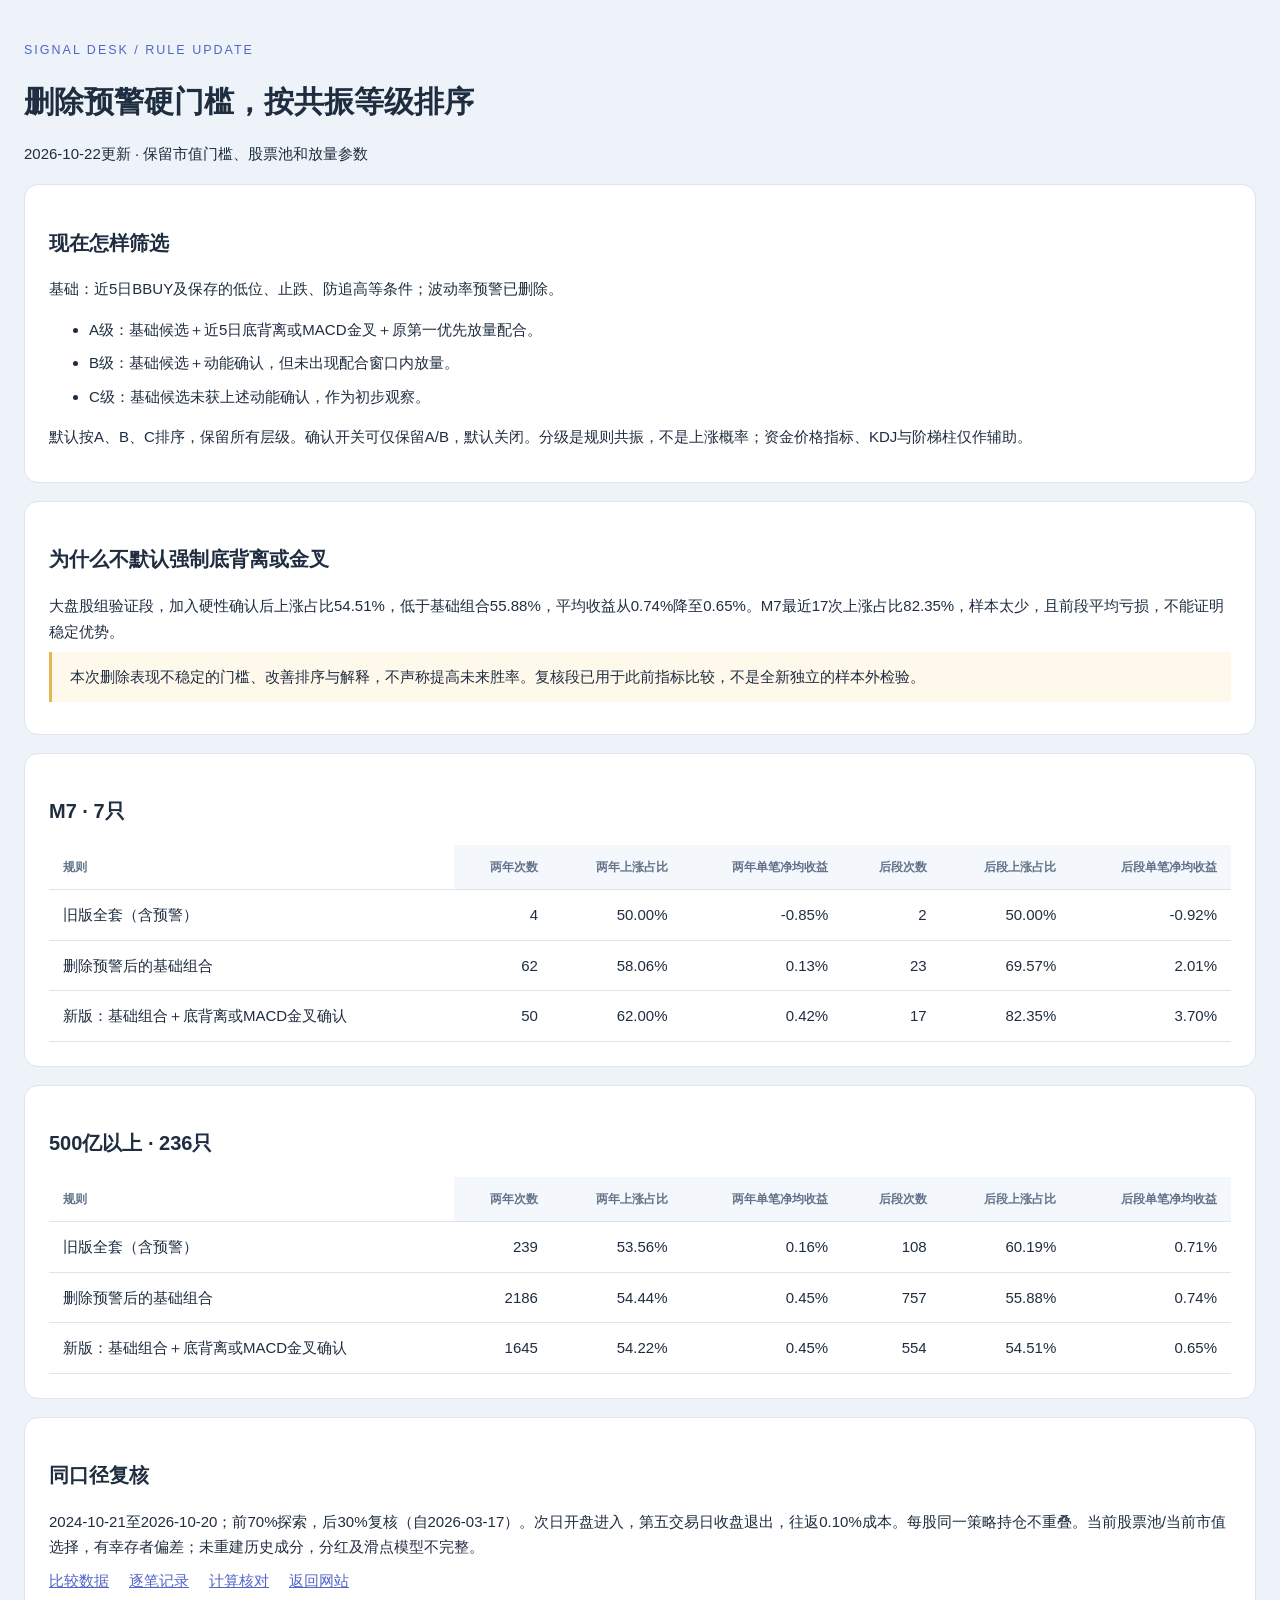
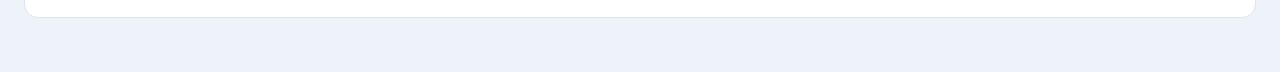
<file: static/reports/rule-update-2026-10-22/index.html>
<!doctype html><html lang="zh-CN"><meta charset="utf-8"><meta name="viewport" content="width=device-width, initial-scale=1"><title>筛选规则更新与复核</title><link rel="stylesheet" href="../indicator-review-2026-10-22/report.css"><main><header><small>SIGNAL DESK / RULE UPDATE</small><h1>删除预警硬门槛，按共振等级排序</h1><p>2026-10-22更新 · 保留市值门槛、股票池和放量参数</p></header><section><h2>现在怎样筛选</h2><p>基础：近5日BBUY及保存的低位、止跌、防追高等条件；波动率预警已删除。</p><ul><li>A级：基础候选＋近5日底背离或MACD金叉＋原第一优先放量配合。</li><li>B级：基础候选＋动能确认，但未出现配合窗口内放量。</li><li>C级：基础候选未获上述动能确认，作为初步观察。</li></ul><p>默认按A、B、C排序，保留所有层级。确认开关可仅保留A/B，默认关闭。分级是规则共振，不是上涨概率；资金价格指标、KDJ与阶梯柱仅作辅助。</p></section><section><h2>为什么不默认强制底背离或金叉</h2><p>大盘股组验证段，加入硬性确认后上涨占比54.51%，低于基础组合55.88%，平均收益从0.74%降至0.65%。M7最近17次上涨占比82.35%，样本太少，且前段平均亏损，不能证明稳定优势。</p><p class="note">本次删除表现不稳定的门槛、改善排序与解释，不声称提高未来胜率。复核段已用于此前指标比较，不是全新独立的样本外检验。</p></section><section><h2>M7 · 7只</h2><div class="scroll"><table><thead><tr><th>规则</th><th>两年次数</th><th>两年上涨占比</th><th>两年单笔净均收益</th><th>后段次数</th><th>后段上涨占比</th><th>后段单笔净均收益</th></tr></thead><tbody><tr><td>旧版全套（含预警）</td><td>4</td><td>50.00%</td><td>-0.85%</td><td>2</td><td>50.00%</td><td>-0.92%</td></tr><tr><td>删除预警后的基础组合</td><td>62</td><td>58.06%</td><td>0.13%</td><td>23</td><td>69.57%</td><td>2.01%</td></tr><tr><td>新版：基础组合＋底背离或MACD金叉确认</td><td>50</td><td>62.00%</td><td>0.42%</td><td>17</td><td>82.35%</td><td>3.70%</td></tr></tbody></table></div></section><section><h2>500亿以上 · 236只</h2><div class="scroll"><table><thead><tr><th>规则</th><th>两年次数</th><th>两年上涨占比</th><th>两年单笔净均收益</th><th>后段次数</th><th>后段上涨占比</th><th>后段单笔净均收益</th></tr></thead><tbody><tr><td>旧版全套（含预警）</td><td>239</td><td>53.56%</td><td>0.16%</td><td>108</td><td>60.19%</td><td>0.71%</td></tr><tr><td>删除预警后的基础组合</td><td>2186</td><td>54.44%</td><td>0.45%</td><td>757</td><td>55.88%</td><td>0.74%</td></tr><tr><td>新版：基础组合＋底背离或MACD金叉确认</td><td>1645</td><td>54.22%</td><td>0.45%</td><td>554</td><td>54.51%</td><td>0.65%</td></tr></tbody></table></div></section><section><h2>同口径复核</h2><p>2024-10-21至2026-10-20；前70%探索，后30%复核（自2026-03-17）。次日开盘进入，第五交易日收盘退出，往返0.10%成本。每股同一策略持仓不重叠。当前股票池/当前市值选择，有幸存者偏差；未重建历史成分，分红及滑点模型不完整。</p><div class="links"><a href="comparison.csv">比较数据</a><a href="trades.csv">逐笔记录</a><a href="validation.json">计算核对</a><a href="/">返回网站</a></div></section></main></html>
</file>
<file: static/reports/indicator-review-2026-10-22/report.css>
:root{color-scheme:light;--ink:#1f2d40;--muted:#62738a;--edge:#dce4ed;--accent:#5265c8}*{box-sizing:border-box}body{margin:0;background:#edf3f8;color:var(--ink);font:15px/1.7 -apple-system,BlinkMacSystemFont,'PingFang SC',sans-serif}main{max-width:1380px;margin:auto;padding:36px 24px}h1{font-size:30px;line-height:1.3}h2{font-size:20px}p{margin:8px 0}header>small{letter-spacing:2px;color:var(--accent)}.muted,small{color:var(--muted)}section{background:#fff;border:1px solid var(--edge);border-radius:14px;padding:24px;margin:18px 0}.cards{display:grid;grid-template-columns:repeat(3,1fr);gap:18px}.cards article{padding:16px;background:#f5f7fc;border-radius:10px}.cards strong{display:block;font-size:22px}.controls{display:flex;gap:20px;flex-wrap:wrap;margin:20px 0;align-items:center}select,button{font:inherit;padding:10px 14px;border-radius:9px;border:1px solid #bdcbe0;background:#fff;color:var(--ink)}button{cursor:pointer}.active{background:#e8edff;border-color:var(--accent);color:var(--accent)}.scroll{overflow:auto}table{width:100%;border-collapse:collapse;font-variant-numeric:tabular-nums;white-space:nowrap}th,td{padding:12px 14px;border-bottom:1px solid var(--edge);text-align:right}th{background:#f4f7fb;font-size:12px;color:var(--muted)}td:first-child,th:first-child{text-align:left;position:sticky;left:0;background:white}td small{display:block;font-size:11px}.bad{color:#b13f50}.good{color:#16836f}.note{border-left:3px solid #e5b753;padding:12px 18px;background:#fff9eb}.links{display:flex;gap:20px;flex-wrap:wrap}a{color:var(--accent)}li{margin:8px 0}details{margin-top:16px}summary{cursor:pointer;font-weight:600}.conclusion{font-size:17px}#summary{line-height:1.9}footer{font-size:12px;color:var(--muted);margin:24px 0}@media(max-width:750px){main{padding:20px 12px}h1{font-size:24px}section{padding:16px}.cards{grid-template-columns:1fr}th,td{padding:10px}}
</file>
